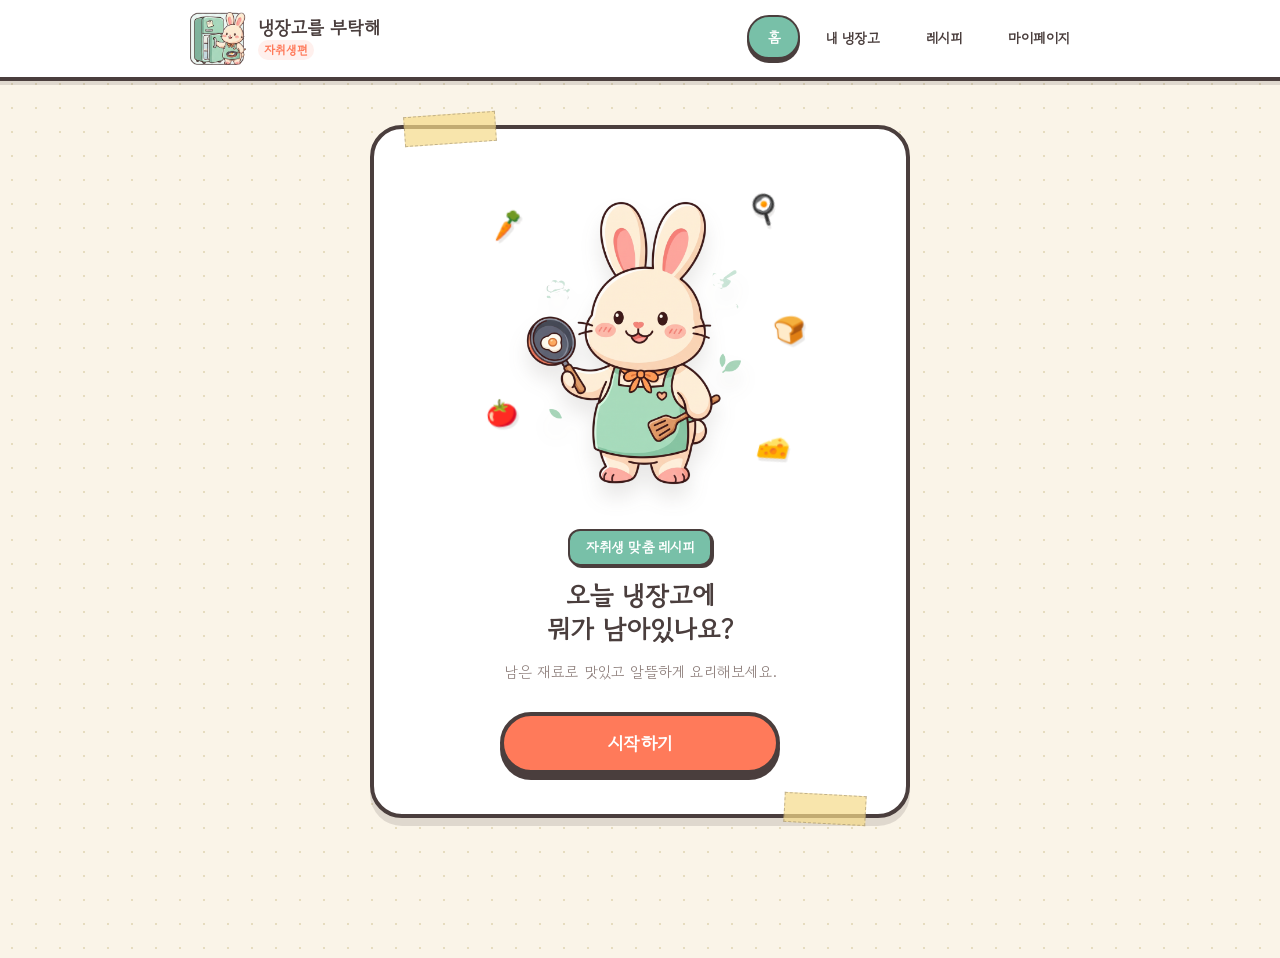
<file: index.html>
<!DOCTYPE html>
<html lang="ko">

<head>
  <meta charset="UTF-8">
  <meta name="viewport" content="width=device-width, initial-scale=1.0">
  <title>냉장고를 부탁해 : 자취생편 | 쉽고 귀여운 오늘 한 끼 레시피</title>
  <meta name="description" content="냉장고에 남은 음식 재료들을 선택해 아기자기한 감성으로 나만의 맞춤형 요리를 추천받으세요! 자취생 최적화 레시피 서비스.">
  <meta name="keywords" content="냉장고를 부탁해, 자취생 요리, 남은 재료 요리, 혼밥, 간편 레시피">
  <!-- 백엔드 연결 전에는 빈 값으로 두며, 영수증 분석은 데모 모드로 동작합니다. -->
  <meta name="receipt-analysis-endpoint" content="">
  <!-- Google Fonts: Gaegu (cute handwriting) and Gowun Dodum (neat rounded font) -->
  <link rel="preconnect" href="https://fonts.googleapis.com">
  <link rel="preconnect" href="https://fonts.gstatic.com" crossorigin>
  <link href="https://fonts.googleapis.com/css2?family=Gaegu:wght@400;700&family=Gowun+Dodum&display=swap"
    rel="stylesheet">
  <link rel="stylesheet" href="style.css">
</head>

<body>

  <header class="header">
    <div class="header-inner">
      <div class="logo" id="btn-logo" data-nav="home">
        <img src="logo.png" alt="냉장고를 부탁해 로고" class="logo-img" style="width: 56px; height: auto; display: block;" />
        <div class="logo-title">
          <span class="logo-main">냉장고를 부탁해</span>
          <span class="logo-sub">자취생편</span>
        </div>
      </div>
      <nav class="nav">
        <button class="nav-btn active" id="nav-home" data-nav="home">홈</button>
        <button class="nav-btn" id="nav-fridge" data-nav="fridge">내 냉장고</button>
        <button class="nav-btn" id="nav-recipes" data-nav="recipes">레시피</button>
        <button class="nav-btn" id="nav-mypage" data-nav="mypage">마이페이지</button>
      </nav>
      <button class="hamburger" id="hamburger" aria-label="메뉴 열기">🌳</button>
    </div>
  </header>


  <main id="app"></main>

  <div id="toast" class="toast"></div>

  <!-- ❤️ 취향 및 상황 선택 모달 UI (기본 숨김 상태) -->
  <div id="taste-modal" class="custom-modal-overlay">
    <div class="custom-modal-content taste-modal-content">
      <h3 class="modal-title" style="font-size: 22px; margin-bottom: 8px;">취향 및 상황 선택</h3>
      <p class="modal-subtitle" style="font-size: 13px; color: var(--color-gray); margin-bottom: 24px; word-break: keep-all;">
        추천을 더 정확하게 하기 위해 원하는 옵션을 선택해주세요.<br/>(선택 사항)
      </p>

      <div class="taste-section">
        <h4 class="taste-section-title">취향</h4>
        <div class="chip-container">
          <button class="chip-btn">🌶️ 매운 음식</button>
          <button class="chip-btn">🥗 다이어트</button>
          <button class="chip-btn">🍖 고단백</button>
          <button class="chip-btn">🍜 국물요리</button>
          <button class="chip-btn">🍚 밥요리</button>
          <button class="chip-btn">🍝 면요리</button>
          <button class="chip-btn">🍰 간식</button>
          <button class="chip-btn">⚡ 간단한 요리</button>
          <button class="chip-btn">🥘 한식</button>
          <button class="chip-btn">🍕 양식</button>
        </div>
      </div>
      
      <div class="taste-section" style="margin-top: 20px; margin-bottom: 25px;">
        <h4 class="taste-section-title">상황</h4>
        <div class="chip-container">
          <button class="chip-btn">⏰ 10분 안에</button>
          <button class="chip-btn">🏠 혼밥</button>
          <button class="chip-btn">🥶 냉장고 털이</button>
          <button class="chip-btn">🍺 술안주</button>
          <button class="chip-btn">👥 손님용</button>
          <button class="chip-btn">🍱 도시락</button>
        </div>
      </div>

      <div class="taste-section" data-cuisine-filter="true" style="margin-top: 20px; margin-bottom: 30px;">
        <h4 class="taste-section-title">요리 종류</h4>
        <div class="chip-container">
          <button type="button" class="chip-btn" data-cuisine="한식">한식</button>
          <button type="button" class="chip-btn" data-cuisine="양식">양식</button>
          <button type="button" class="chip-btn" data-cuisine="일식">일식</button>
          <button type="button" class="chip-btn" data-cuisine="중식">중식</button>
        </div>
      </div>
      
      <div class="modal-actions" style="display: flex; gap: 12px; justify-content: center; width: 100%;">
        <button class="btn btn-outline btn-taste-close" style="flex: 1; padding: 10px; font-size: 14px;">필터 초기화</button>
        <button class="btn btn-primary btn-taste-suggest" style="flex: 1; padding: 10px; font-size: 14px;">추천받기</button>
      </div>
    </div>
  </div>

  <!-- 🛒 장바구니 리스트 모달 UI -->
  <div id="shopping-modal" class="custom-modal-overlay">
    <div class="custom-modal-content" style="max-width: 450px; width: 90%; padding: 30px; border: var(--border-thick); border-radius: var(--br-lg); box-shadow: 0 8px 0 var(--color-charcoal); position: relative;">

      <!-- 씩씩하게 장보는 뽀짝 토끼 배치 -->
      <div class="shopping-modal-bunny-wrap">
        <img src="shop.png" class="shopping-modal-bunny" alt="장보기 토끼" />
      </div>

      <button class="modal-close" id="btn-shopping-modal-close" style="position: absolute; right: 20px; top: 15px; background: none; border: none; font-size: 20px; font-weight: bold; cursor: pointer; color: var(--color-charcoal);">✖</button>
      <h3 class="modal-title" style="font-size: 22px; margin-bottom: 8px;">장보기 리스트</h3>
      <p class="modal-subtitle" style="font-size: 13px; color: var(--color-gray); margin-bottom: 20px;">부족해서 담아둔 재료의 체크리스트입니다.</p>
      
      <ul class="shopping-checklist">
        <!-- 동적으로 부족한 식재료 체크리스트가 주입될 공간입니다. -->
        <li class="shopping-item-empty" style="text-align:center; padding: 25px 0; color: var(--color-gray); font-family: var(--font-hand); font-size: 17px; list-style: none;">
          장바구니가 비어 있습니다 🛒
        </li>
      </ul>
      
      <div class="modal-actions" style="margin-top: 25px; display: flex; justify-content: center; width: 100%;">
        <button class="btn btn-primary" id="btn-shopping-modal-done" style="width: 100%; padding: 10px; font-size: 14px;">장보기 완료</button>
      </div>
    </div>
  </div>

  <script type="module" src="./js/app.js"></script>
</body>

</html>
</file>
<file: style.css>
:root {
  --color-mint: #78C0A8;
  --color-mint-light: #EBF7F4;
  --color-mint-deep: #4A8E77;
  --color-cream: #FAF4E8;
  --color-cream-light: #FFFDF9;
  --color-cream-dark: #E6DCBF;
  --color-orange: #FF7A5A;
  --color-orange-light: #FFF0ED;
  --color-orange-deep: #D45437;
  --color-white: #FFFFFF;
  --color-charcoal: #4A3E3D;
  --color-gray: #8F807D;
  --color-gray-light: #F0EAE1;
  --color-shadow: rgba(74, 62, 61, 0.15);
  --color-alert-bg: #FFE5E5;
  --color-alert-text: #C0392B;

  --font-main: 'Gowun Dodum', -apple-system, BlinkMacSystemFont, 'Malgun Gothic', sans-serif;
  --font-hand: 'Gaegu', cursive, 'Nanum Pen Script', sans-serif;

  --br-lg: 32px;
  --br-md: 20px;
  --br-sm: 12px;

  --border-thick: 4px solid var(--color-charcoal);
  --border-thin: 2px solid var(--color-charcoal);
}

/* Base resets & styles in Animal Crossing feel */
* {
  box-sizing: border-box;
  margin: 0;
  padding: 0;
  -webkit-tap-highlight-color: transparent;
}

body {
  font-family: var(--font-main);
  background-color: var(--color-cream);
  background-image: radial-gradient(var(--color-cream-dark) 1.5px, transparent 1.5px);
  background-size: 24px 24px;
  color: var(--color-charcoal);
  min-height: 100vh;
  display: flex;
  flex-direction: column;
  line-height: 1.5;
  overflow-x: hidden;
}

button {
  font-family: var(--font-main);
  cursor: pointer;
  border: none;
  background: none;
  outline: none;
}

input {
  font-family: var(--font-main);
  color: var(--color-charcoal);
}

/* Typography styles */
h1,
h2,
h3,
h4 {
  font-weight: 800;
}

/* App Header - Cute Signpost Style */
.header {
  position: sticky;
  top: 0;
  z-index: 100;
  background-color: var(--color-white);
  border-bottom: var(--border-thick);
  padding: 12px 24px;
  box-shadow: 0 4px 0 var(--color-shadow);
}

.header-inner {
  max-width: 900px;
  margin: 0 auto;
  display: flex;
  align-items: center;
  justify-content: space-between;
  column-gap: clamp(80px, 12vw, 180px);
}

.logo {
  display: flex;
  align-items: center;
  gap: 12px;
  cursor: pointer;
  transition: transform 0.2s ease;
}

.logo:hover {
  transform: scale(1.05) rotate(-1deg);
}

.logo-emoji {
  font-size: 32px;
  background: var(--color-mint-light);
  padding: 6px;
  border-radius: var(--br-sm);
  border: var(--border-thin);
  box-shadow: 2px 2px 0 var(--color-charcoal);
  display: flex;
  align-items: center;
  justify-content: center;
}

.logo-title {
  display: flex;
  flex-direction: column;
}

.logo-main {
  font-size: 18px;
  font-weight: 800;
  color: var(--color-charcoal);
  line-height: 1.2;
}

.logo-sub {
  font-size: 12px;
  font-weight: 800;
  color: var(--color-orange);
  background: var(--color-orange-light);
  padding: 1px 6px;
  border-radius: 99px;
  width: fit-content;
  margin-top: 2px;
}

.nav {
  display: flex;
  gap: 6px;
  margin: 0;
}

.nav-btn {
  padding: 10px 18px;
  border-radius: 99px;
  font-weight: 800;
  font-size: 14px;
  color: var(--color-charcoal);
  border: 2px solid transparent;
  transition: all 0.2s cubic-bezier(0.175, 0.885, 0.32, 1.275);
}

.nav-btn:hover {
  background-color: var(--color-mint-light);
  border-color: var(--color-mint);
}

.nav-btn.active {
  background-color: var(--color-mint);
  color: var(--color-white);
  border: var(--border-thin);
  box-shadow: 0 4px 0 var(--color-charcoal);
  transform: translateY(-1px);
}

.hamburger {
  display: none;
  font-size: 24px;
  background: var(--color-gray-light);
  border: var(--border-thin);
  border-radius: var(--br-sm);
  padding: 4px 8px;
  box-shadow: 2px 2px 0 var(--color-charcoal);
}

/* Layout container */
#app {
  max-width: 900px;
  width: 100%;
  margin: 0 auto;
  padding: 24px 16px 120px;
  flex: 1;
}

.page {
  /* 기본 애니메이션은 제거하여 부분 렌더링 시 눈 피로 유발 방지 */
}

.page.route-change-active {
  animation: softFadeIn 0.22s ease-out forwards;
}

@keyframes softFadeIn {
  from {
    opacity: 0.65;
  }
  to {
    opacity: 1;
  }
}

/* Custom Buttons - Toy/Game Button Style */
.btn {
  display: inline-flex;
  align-items: center;
  justify-content: center;
  gap: 8px;
  padding: 14px 28px;
  white-space: nowrap;
  border-radius: 99px;
  font-weight: 800;
  font-size: 16px;
  color: var(--color-charcoal);
  border: var(--border-thick);
  box-shadow: 0 6px 0 var(--color-charcoal);
  transition: all 0.15s cubic-bezier(0.175, 0.885, 0.32, 1.275);
  user-select: none;
}

.btn-sm {
  padding: 8px 16px !important;
  font-size: 13px !important;
  font-weight: 800 !important;
  box-shadow: 0 4px 0 var(--color-charcoal) !important;
  border: var(--border-thick) !important;
}

.btn-sm:hover {
  /* 모션 제거 */
}

.btn-sm:active {
  transform: translateY(2px) !important;
  box-shadow: 0 2px 0 var(--color-charcoal) !important;
}

.btn-primary {
  background-color: var(--color-orange);
  color: var(--color-white);
}

.btn-primary:hover {
  background-color: #ff9075;
}

.btn-primary:active {
  transform: translateY(3px);
  box-shadow: 0 3px 0 var(--color-charcoal);
}

.btn-secondary {
  background-color: var(--color-mint);
  color: var(--color-white);
}

.btn-secondary:hover {
  background-color: #8cd6bf;
}

.btn-secondary:active {
  transform: translateY(3px);
  box-shadow: 0 3px 0 var(--color-charcoal);
}

.btn-outline {
  background-color: var(--color-white);
}

.btn-outline:hover {
  background-color: var(--color-gray-light);
}

.btn-outline:active {
  transform: translateY(3px);
  box-shadow: 0 3px 0 var(--color-charcoal);
}

.btn:disabled {
  opacity: 0.5;
  cursor: not-allowed;
  transform: none !important;
  box-shadow: 0 4px 0 var(--color-charcoal) !important;
}

/* ==================== 1. HOME PAGE ==================== */
.home-container {
  display: flex;
  flex-direction: column;
  align-items: center;
  text-align: center;
  padding: 20px 0;
}

.home-card {
  background-color: var(--color-white);
  border: var(--border-thick);
  border-radius: var(--br-lg);
  padding: 40px 30px;
  box-shadow: 0 8px 0 var(--color-shadow);
  max-width: 540px;
  width: 100%;
  display: flex;
  flex-direction: column;
  align-items: center;
  position: relative;
}

/* Cute masking tapes on Home Card */
.home-card::before {
  content: '';
  position: absolute;
  top: -15px;
  left: 30px;
  width: 90px;
  height: 28px;
  background-color: rgba(246, 219, 137, 0.7);
  transform: rotate(-4deg);
  border: 1px dashed rgba(74, 62, 61, 0.3);
}

.home-card::after {
  content: '';
  position: absolute;
  bottom: -10px;
  right: 40px;
  width: 80px;
  height: 28px;
  background-color: rgba(246, 219, 137, 0.7);
  transform: rotate(3deg);
  border: 1px dashed rgba(74, 62, 61, 0.3);
}

.home-hero-wrap {
  width: 100%;
  max-width: 260px;
  margin-bottom: 12px;
  overflow: visible;
  aspect-ratio: auto;
  display: flex;
  align-items: center;
  justify-content: center;
  position: relative;
  animation: bunnyFloat 3s ease-in-out infinite;
}

.home-hero-img {
  width: 100%;
  height: auto;
  object-fit: contain;
  filter: drop-shadow(0 14px 10px rgba(74, 62, 61, 0.12));
  cursor: pointer;
}

@keyframes bunnyFloat {
  0% {
    transform: translateY(0px);
  }
  50% {
    transform: translateY(-10px);
  }
  100% {
    transform: translateY(0px);
  }
}

/* 홈 화면 캐릭터 주변 음식재료 데코 이모지 */
.home-deco-item {
  position: absolute;
  font-size: 26px;
  user-select: none;
  pointer-events: none;
  filter: drop-shadow(2px 3px 0 rgba(74, 62, 61, 0.12));
  z-index: 3;
}

.deco-carrot {
  top: 10%;
  left: -20px;
  transform: rotate(-15deg);
  animation: decoFloat1 4.5s ease-in-out infinite;
}

.deco-egg {
  top: 5%;
  right: -10px;
  transform: rotate(20deg);
  animation: decoFloat2 3.8s ease-in-out infinite;
}

.deco-tomato {
  bottom: 25%;
  left: -25px;
  transform: rotate(-10deg);
  animation: decoFloat2 4.8s ease-in-out infinite;
}

.deco-cheese {
  bottom: 15%;
  right: -20px;
  transform: rotate(15deg);
  animation: decoFloat1 4.2s ease-in-out infinite;
}

.deco-bread {
  top: 40%;
  right: -35px;
  transform: rotate(-5deg);
  animation: decoFloat2 4.6s ease-in-out infinite;
}

/* 뽀짝하게 위아래로 서서히 엇갈려 둥실대는 모션 키프레임들 */
@keyframes decoFloat1 {
  0% {
    transform: translateY(0px) rotate(-15deg);
  }
  50% {
    transform: translateY(-6px) rotate(-10deg) scale(1.06);
  }
  100% {
    transform: translateY(0px) rotate(-15deg);
  }
}

@keyframes decoFloat2 {
  0% {
    transform: translateY(0px) rotate(15deg);
  }
  50% {
    transform: translateY(-8px) rotate(20deg) scale(1.08);
  }
  100% {
    transform: translateY(0px) rotate(15deg);
  }
}

.home-title-badge {
  background-color: var(--color-mint);
  color: var(--color-white);
  font-weight: 800;
  padding: 6px 16px;
  border-radius: var(--br-sm);
  border: var(--border-thin);
  box-shadow: 2px 2px 0 var(--color-charcoal);
  font-size: 14px;
  margin-bottom: 12px;
  display: inline-block;
}

.home-main-title {
  font-size: 26px;
  font-weight: 800;
  line-height: 1.3;
  margin-bottom: 16px;
  color: var(--color-charcoal);
  font-family: var(--font-main);
}

.home-desc {
  font-size: 15px;
  color: var(--color-gray);
  margin-bottom: 28px;
  word-break: keep-all;
}

.home-cta-btn {
  width: 100%;
  max-width: 280px;
  font-size: 18px;
}

/* ==================== 2. MY FRIDGE PAGE ==================== */
.fridge-header {
  text-align: center;
  margin-bottom: 12px;
}

.fridge-title {
  font-size: 20px;
  color: var(--color-charcoal);
  display: flex;
  align-items: center;
  justify-content: center;
  gap: 8px;
}

.fridge-subtitle {
  font-size: 12px;
  color: var(--color-gray);
  margin-top: 2px;
}

/* 3D Compact Refrigerator Layout */
.interactive-fridge-container {
  position: relative;
  width: 100%;
  display: flex;
  justify-content: center;
  align-items: center;
  padding: 4px 0;
}

/* Receipt upload note beside the refrigerator */
.receipt-import-card {
  position: absolute;
  top: 138px;
  left: 24px;
  width: 200px;
  padding: 22px 16px 14px;
  border: 2px dashed var(--color-charcoal);
  border-radius: 4px 16px 8px 14px;
  background: #fff8c9;
  box-shadow: 4px 5px 0 var(--color-shadow);
  display: flex;
  flex-direction: column;
  align-items: center;
  gap: 8px;
  text-align: center;
  transform: rotate(-2deg);
  z-index: 4;
  transition: opacity 0.2s ease, transform 0.25s ease;
}

.interactive-fridge.fridge-open ~ .receipt-import-card {
  opacity: 0;
  visibility: hidden;
  pointer-events: none;
  transform: translateX(-28px) rotate(-5deg) scale(0.94);
  z-index: 0;
}

.receipt-import-card::after {
  content: "";
  position: absolute;
  right: -7px;
  bottom: -7px;
  width: 32px;
  height: 32px;
  border-radius: 0 0 7px;
  background: linear-gradient(135deg, transparent 49%, #eadf9e 50%);
  pointer-events: none;
}

.receipt-import-pin {
  position: absolute;
  top: -14px;
  left: 50%;
  font-size: 22px;
  transform: translateX(-50%) rotate(8deg);
  filter: drop-shadow(1px 2px 0 var(--color-shadow));
}

.receipt-import-emoji {
  font-size: 30px;
  line-height: 1;
}

.receipt-import-card strong {
  font-family: var(--font-hand);
  font-size: 17px;
  line-height: 1.1;
  letter-spacing: -0.4px;
  white-space: nowrap;
}

.receipt-import-card p {
  color: var(--color-charcoal);
  font-size: 11px;
  line-height: 1.45;
  word-break: keep-all;
}

.receipt-import-card .btn {
  width: 100%;
  padding-inline: 8px !important;
  font-size: 11px !important;
  transform: rotate(1deg);
}

.receipt-import-card .btn:hover {
  transform: translateY(-2px) rotate(1deg);
}

.receipt-import-card small {
  color: var(--color-gray);
  font-size: 9px;
  font-weight: 800;
  letter-spacing: 0.2px;
}

.interactive-fridge {
  position: relative;
  width: 100%;
  max-width: 355px;
  height: 520px;
  perspective: 1500px;
  margin-bottom: 12px;
}

.fridge-cabinet {
  position: relative;
  width: 100%;
  height: 100%;
  background-color: var(--color-mint);
  border: var(--border-thick);
  border-radius: var(--br-lg);
  box-shadow: 0 8px 0 var(--color-shadow);
  display: flex;
  flex-direction: column;
}

/* Cabinet Top Freezer Door */
.freezer-section {
  position: relative;
  height: 110px;
  background-color: var(--color-mint);
  border-bottom: var(--border-thick);
  border-top-left-radius: 24px;
  border-top-right-radius: 24px;
  display: flex;
  align-items: center;
  justify-content: center;
  padding: 10px;
  z-index: 8;
}

.freezer-door {
  width: 96%;
  height: 90%;
  background-color: #8ed6bf;
  border-radius: var(--br-md);
  border: var(--border-thin);
  display: flex;
  flex-direction: column;
  justify-content: center;
  align-items: center;
  padding: 6px;
  box-shadow: inset 0 -3px 0 rgba(0, 0, 0, 0.1), 0 2px 0 rgba(255, 255, 255, 0.15);
}

.freezer-brand {
  font-size: 11px;
  font-weight: 800;
  color: var(--color-mint-deep);
  letter-spacing: 1.5px;
  margin-bottom: 4px;
}

/* Magnet search pad on freezer door */
.search-magnet-note {
  background: var(--color-white);
  border: var(--border-thin);
  box-shadow: 2px 2px 0 var(--color-charcoal);
  padding: 4px 8px;
  transform: rotate(-1.5deg);
  position: relative;
  display: flex;
  align-items: center;
  width: 100%;
  max-width: 200px;
}

.search-magnet-note .magnet-pin {
  position: absolute;
  top: -10px;
  left: 50%;
  transform: translateX(-50%);
  font-size: 13px;
}

.search-magnet-note input {
  border: none;
  background: transparent;
  outline: none;
  font-size: 11px;
  width: 100%;
  font-weight: 800;
  text-align: center;
  font-family: var(--font-main);
  padding: 2px 0;
}

/* Refrigerator Interior Compartment */
.fridge-main-section {
  position: relative;
  flex: 1;
  background-color: #E2F5EE;
  /* Lit interior green */
  border-bottom-left-radius: 24px;
  border-bottom-right-radius: 24px;
  box-shadow: inset 0 0 24px rgba(74, 98, 89, 0.2);
  overflow: visible;
  /* allows door swing */
  z-index: 5;
}

.fridge-cavity-interior {
  position: absolute;
  inset: 0;
  padding: 10px 12px 100px 12px;
  /* space for veggie drawer */
  display: flex;
  flex-direction: column;
  justify-content: space-between;
  z-index: 2;
}

.fridge-shelves-container {
  display: flex;
  flex-direction: column;
  gap: 10px;
  height: 100%;
}

.fridge-shelf-rack {
  flex: 1;
  display: flex;
  flex-direction: column;
  position: relative;
  border-bottom: 5px solid var(--color-cream-dark);
  /* Wood shelf edge */
  padding-bottom: 2px;
  justify-content: flex-end;
}

.fridge-shelf-rack::after {
  content: '';
  position: absolute;
  left: 0;
  right: 0;
  bottom: -6px;
  height: 1.5px;
  background-color: var(--color-charcoal);
}

.shelf-label {
  position: absolute;
  top: 0;
  left: 2px;
  font-size: 8px;
  font-weight: 800;
  background-color: var(--color-gray-light);
  color: var(--color-charcoal);
  padding: 1px 4px;
  border-radius: 3px;
  border: 1px solid var(--color-charcoal);
  opacity: 0.8;
}

.shelf-items {
  display: flex;
  gap: 4px;
  flex-wrap: wrap;
  align-items: flex-end;
  justify-content: center;
  padding: 1px 2px;
}

.shelf-empty {
  font-size: 9px;
  color: var(--color-gray);
  font-style: italic;
  margin-bottom: 2px;
  opacity: 0.5;
}

/* Vegetable Drawer at bottom */
.fridge-drawer-vegetable {
  position: absolute;
  left: 10px;
  right: 10px;
  bottom: 8px;
  height: 92px;
  background-color: #BDE4D2;
  border: var(--border-thin);
  border-radius: var(--br-sm);
  z-index: 3;
  box-shadow: inset 0 3px 4px rgba(0, 0, 0, 0.06), 0 2px 0 var(--color-charcoal);
  display: flex;
  flex-direction: column;
  justify-content: center;
  padding: 4px;
}

.drawer-handle {
  align-self: center;
  background-color: var(--color-white);
  padding: 1px 8px;
  border-radius: var(--br-sm);
  border: var(--border-thin);
  font-size: 9px;
  font-weight: 800;
  box-shadow: 1.5px 1.5px 0 var(--color-charcoal);
  margin-bottom: 2px;
  color: var(--color-mint-deep);
  line-height: 1;
}

.drawer-items {
  width: 100%;
  min-height: 0;
  display: flex;
  gap: 3px;
  flex: 1;
  flex-wrap: wrap;
  align-items: center;
  align-content: center;
  justify-content: center;
  padding: 6px 3px 3px;
  overflow: hidden;
}

.drawer-items .ingredient-sticker {
  flex: 0 0 auto;
}

.interactive-fridge .ingredient-density-compact .ingredient-sticker {
  flex: 1 1 calc(25% - 3px);
  max-width: 72px;
  min-height: 26px;
  padding: 3px 5px;
}

.interactive-fridge .ingredient-density-compact .sticker-emoji {
  font-size: 12px;
}

.interactive-fridge .ingredient-density-compact .sticker-name {
  font-size: 9px;
}

.interactive-fridge .ingredient-density-dense .ingredient-sticker {
  flex: 1 1 calc(20% - 3px);
  max-width: 60px;
  min-height: 24px;
  padding: 2px 4px;
  gap: 2px;
}

.interactive-fridge .ingredient-density-dense .sticker-emoji {
  font-size: 11px;
}

.interactive-fridge .ingredient-density-dense .sticker-name {
  font-size: 8px;
}

.interactive-fridge .ingredient-density-ultra .ingredient-sticker {
  flex: 1 1 calc(16.666% - 3px);
  max-width: 52px;
  min-height: 21px;
  padding: 2px 3px;
  gap: 1px;
}

.interactive-fridge .ingredient-density-ultra .sticker-emoji {
  font-size: 9px;
}

.interactive-fridge .ingredient-density-ultra .sticker-name {
  min-width: 0;
  overflow: hidden;
  font-size: 7px;
  text-overflow: ellipsis;
  white-space: nowrap;
}

.interactive-fridge .ingredient-density-compact .sticker-chk,
.interactive-fridge .ingredient-density-dense .sticker-chk,
.interactive-fridge .ingredient-density-ultra .sticker-chk {
  top: -4px !important;
  right: -3px !important;
  width: 12px !important;
  height: 12px !important;
  font-size: 7px !important;
}

.interactive-fridge .ingredient-density-ultra .sticker-chk {
  width: 10px !important;
  height: 10px !important;
  font-size: 6px !important;
}

.drawer-items .shelf-empty {
  margin: auto;
}

/* Swing Refrigerator Door */
.fridge-swing-door {
  position: absolute;
  inset: 0;
  top: -2px;
  bottom: -2px;
  left: -2px;
  width: 100%;
  z-index: 10;
  transform-origin: left center;
  transform-style: preserve-3d;
  transition: transform 0.8s cubic-bezier(0.19, 1, 0.22, 1);
  pointer-events: auto;
}

.interactive-fridge.fridge-open .fridge-swing-door {
  transform: rotateY(-138deg);
}

/* Prevent double click issues when closed */
.interactive-fridge:not(.fridge-open) .fridge-cavity-interior,
.interactive-fridge:not(.fridge-open) .fridge-drawer-vegetable {
  pointer-events: none;
}

/* Bottom Door Front (Closed) */
.door-front {
  position: absolute;
  inset: 0;
  background-color: var(--color-mint);
  border: var(--border-thick);
  border-radius: var(--br-lg);
  border-top-left-radius: 4px;
  border-bottom-left-radius: 4px;
  backface-visibility: hidden;
  box-shadow: inset -5px 0 0 rgba(74, 98, 89, 0.15), 2px 0 0 rgba(255, 255, 255, 0.15);
  display: flex;
  flex-direction: column;
  justify-content: center;
  align-items: center;
  cursor: pointer;
  z-index: 12;
}

.door-front:hover {
  filter: brightness(1.02);
}

.door-front .fridge-handle {
  position: absolute;
  right: 14px;
  top: 35%;
  width: 12px;
  height: 72px;
  background: var(--color-cream-light);
  border: var(--border-thick);
  border-radius: var(--br-sm);
  box-shadow: 0 3px 0 rgba(0, 0, 0, 0.12);
}

.click-to-open-sticker {
  background-color: var(--color-orange);
  color: var(--color-white);
  border: var(--border-thin);
  border-radius: var(--br-sm);
  padding: 6px 12px;
  font-weight: 800;
  font-size: 12px;
  box-shadow: 2px 2px 0 var(--color-charcoal);
  animation: fridgeBounceSticker 1.4s ease-in-out infinite alternate;
}

@keyframes fridgeBounceSticker {
  0% {
    transform: translateY(0) rotate(-1.5deg) scale(1);
  }

  100% {
    transform: translateY(-5px) rotate(1.5deg) scale(1.02);
  }
}

.fridge-postits {
  position: absolute;
  left: 14px;
  top: 25px;
  display: flex;
  flex-direction: column;
  gap: 8px;
}

.postit {
  padding: 4px 8px;
  font-family: var(--font-hand);
  font-size: 13px;
  border: 1px dashed rgba(74, 62, 61, 0.22);
  box-shadow: 1.5px 1.5px 0 var(--color-shadow);
  color: var(--color-charcoal);
}

.postit.p1 {
  background-color: #FFFDE7;
  transform: rotate(-3deg);
}

.postit.p2 {
  background-color: #E8F5E9;
  transform: rotate(2deg);
}

/* Door Back interface (Visible when opened) */
.door-back {
  position: absolute;
  inset: 0;
  background-color: #8ed6bf;
  /* mint inner shade */
  border: var(--border-thick);
  border-radius: var(--br-lg);
  border-top-left-radius: 4px;
  border-bottom-left-radius: 4px;
  transform: rotateY(180deg);
  backface-visibility: hidden;
  box-shadow: inset 5px 0 0 rgba(0, 0, 0, 0.08);
  padding: 12px 8px;
  display: flex;
  flex-direction: column;
  gap: 6px;
  z-index: 11;
  cursor: pointer;
  /* Click door to close */
}

.door-pocket-title {
  font-size: 10px;
  font-weight: 800;
  color: var(--color-mint-deep);
  border-bottom: 2px dashed var(--color-mint-deep);
  padding-bottom: 2px;
  margin-bottom: 2px;
  text-align: center;
}

.door-pockets-wrapper {
  display: flex;
  flex-direction: column;
  gap: 6px;
}

.door-pocket {
  background-color: var(--color-cream-light);
  border: var(--border-thin);
  border-radius: var(--br-sm);
  padding: 8px 12px;
  font-size: 12px;
  font-weight: 800;
  display: flex;
  align-items: center;
  gap: 4px;
  cursor: pointer;
  box-shadow: 1.5px 1.5px 0 var(--color-charcoal);
  transition: all 0.12s ease;
  color: var(--color-charcoal);
}

.door-pocket:hover {
  transform: translateX(3px) scale(1.01);
  background-color: var(--color-white);
}

.door-pocket.active {
  background-color: var(--color-orange-light);
  border-color: var(--color-orange);
  box-shadow: 1.5px 1.5px 0 var(--color-orange-deep);
}

/* Compact sticker components inside fridge shelves - FIXED ABSOLUTE CHECKMARK POSITIONING */
.interactive-fridge .ingredient-sticker {
  position: relative;
  /* Context for absolute target chk */
  padding: 5px 8px;
  border-radius: var(--br-sm);
  background-color: var(--color-white);
  box-shadow: 2px 2px 0 var(--color-charcoal);
  border: 1.5px solid var(--color-charcoal);
  display: inline-flex;
  align-items: center;
  justify-content: center;
  gap: 3px;
  cursor: pointer;
  transform: rotate(var(--tilt, 0deg));
  transition: all 0.15s cubic-bezier(0.175, 0.885, 0.32, 1.25);
  margin-bottom: 2px;
}

.interactive-fridge .ingredient-sticker:hover {
  transform: scale(1.08) rotate(0deg);
  background-color: var(--color-white);
  z-index: 10;
}

.interactive-fridge .ingredient-sticker.selected {
  background-color: #E8F8F2;
  /* Soft mint green chosen background */
  border-color: var(--color-mint);
  box-shadow: 2px 2px 0 var(--color-mint-deep);
}

.interactive-fridge .sticker-emoji {
  font-size: 15px;
  /* compact */
  margin-bottom: 0px;
  display: inline;
}

.interactive-fridge .sticker-name {
  font-size: 11px;
  /* smaller readable font */
  font-weight: 800;
  display: inline;
}

/* FIXED Checkbox overlays at top right */
.interactive-fridge .sticker-chk {
  position: absolute !important;
  top: -6px !important;
  right: -6px !important;
  width: 14px !important;
  height: 14px !important;
  background-color: var(--color-orange) !important;
  color: var(--color-white) !important;
  border: 1.5px solid var(--color-charcoal) !important;
  border-radius: 50% !important;
  display: flex !important;
  align-items: center !important;
  justify-content: center !important;
  font-size: 8px !important;
  font-weight: 800 !important;
  box-shadow: 1px 1px 0 var(--color-charcoal) !important;
  transform: scale(0) !important;
  opacity: 0 !important;
  transition: all 0.2s cubic-bezier(0.175, 0.885, 0.32, 1.25) !important;
}

.interactive-fridge .ingredient-sticker.selected .sticker-chk {
  transform: scale(1) !important;
  opacity: 1 !important;
}

/* Dynamically rendered ingredient search/category results */
.ingredient-search-results {
  position: absolute;
  top: 4px;
  right: -155px;
  z-index: 12;
  width: 330px;
  margin: 0;
  padding: 16px 12px 12px;
  max-height: 235px;
  overflow-y: auto;
  box-sizing: border-box;
  border: 3px solid var(--color-charcoal);
  border-radius: 24px 18px 22px 16px;
  background:
    radial-gradient(rgba(120, 192, 168, 0.18) 1px, transparent 1px),
    linear-gradient(145deg, #fffdf9, #f0faf6);
  background-size: 14px 14px, 100% 100%;
  box-shadow: 6px 7px 0 rgba(74, 62, 61, 0.18);
  scrollbar-width: thin;
  scrollbar-color: var(--color-mint) transparent;
  scrollbar-gutter: stable;
}

.ingredient-search-results::before {
  content: "";
  position: absolute;
  top: 3px;
  left: 50%;
  width: 66px;
  height: 15px;
  border: 1px solid rgba(190, 165, 94, 0.25);
  background: rgba(255, 232, 153, 0.82);
  box-shadow: 0 1px 2px rgba(74, 62, 61, 0.12);
  transform: translateX(-50%) rotate(-2deg);
  pointer-events: none;
}

.ingredient-search-results::-webkit-scrollbar {
  width: 8px;
}

.ingredient-search-results::-webkit-scrollbar-track {
  margin: 18px 0 12px;
  background: transparent;
}

.ingredient-search-results::-webkit-scrollbar-thumb {
  border: 2px solid transparent;
  border-radius: 999px;
  background: var(--color-mint);
  background-clip: padding-box;
}

.ingredient-search-results::-webkit-scrollbar-button {
  display: none;
}

.ingredient-search-results:empty {
  display: none;
}

.ingredient-search-results .search-results-title,
.ingredient-search-results .category-results-title {
  width: fit-content;
  margin: 0;
  padding: 3px 10px;
  border: 2px solid var(--color-charcoal);
  border-radius: 999px;
  background: var(--color-mint);
  box-shadow: 2px 3px 0 var(--color-charcoal);
  color: var(--color-charcoal);
  display: flex;
  align-items: center;
  gap: 5px;
  font-family: var(--font-hand);
  font-size: 15px;
  font-weight: 800;
  line-height: 1.1;
  transform: rotate(-1deg);
}

.ingredient-results-header {
  margin-bottom: 10px;
  display: flex;
  align-items: center;
  justify-content: space-between;
  gap: 8px;
}

.ingredient-bulk-actions {
  display: flex;
  flex: 0 0 auto;
  gap: 4px;
}

.ingredient-bulk-actions button {
  padding: 3px 6px;
  border: 1px solid var(--color-charcoal);
  border-radius: 999px;
  background: var(--color-white);
  box-shadow: 1px 1px 0 var(--color-charcoal);
  color: var(--color-charcoal);
  font-size: 9px;
  font-weight: 800;
  line-height: 1.2;
}

.ingredient-bulk-actions button:first-child {
  background: var(--color-mint-light);
  color: var(--color-mint-deep);
}

.ingredient-bulk-actions button:hover {
  background: var(--color-orange-light);
  transform: translateY(-1px);
}

.ingredient-candidate-list {
  width: 100%;
  display: grid;
  grid-template-columns: repeat(2, minmax(0, 1fr));
  gap: 7px 8px;
}

/* Search results are outside .interactive-fridge, so share its sticker styling. */
.ingredient-search-results .ingredient-sticker {
  position: relative;
  width: 100%;
  height: 34px;
  min-width: 0;
  min-height: 34px;
  padding: 5px 7px;
  border: 1.5px solid var(--color-charcoal);
  border-radius: 14px;
  background: var(--color-white);
  box-shadow: 2px 3px 0 rgba(74, 62, 61, 0.65);
  color: var(--color-charcoal);
  display: inline-flex;
  align-items: center;
  justify-content: center;
  gap: 4px;
  cursor: pointer;
  transform: rotate(var(--tilt, 0deg));
  transition: all 0.15s cubic-bezier(0.175, 0.885, 0.32, 1.25);
}

.ingredient-search-results .ingredient-sticker:hover {
  background: var(--color-mint-light);
  transform: translateY(-2px) rotate(0deg);
}

.ingredient-search-results .ingredient-sticker.selected {
  background: #dff3eb;
  border-color: var(--color-mint-deep);
  box-shadow: 2px 3px 0 var(--color-mint-deep);
}

.ingredient-search-results .sticker-emoji {
  font-size: 14px;
}

.ingredient-search-results .sticker-name {
  min-width: 0;
  overflow: hidden;
  font-size: 11px;
  font-weight: 800;
  text-overflow: ellipsis;
  white-space: nowrap;
}

.ingredient-search-results .sticker-chk {
  position: absolute;
  top: -5px;
  right: -5px;
  width: 16px;
  height: 16px;
  border: 1.5px solid var(--color-charcoal);
  border-radius: 50%;
  background: var(--color-orange);
  color: var(--color-white);
  display: grid;
  place-items: center;
  font-size: 9px;
  font-weight: 800;
  box-shadow: 1px 1px 0 var(--color-charcoal);
  opacity: 0;
  transform: scale(0);
  transition: opacity 0.15s ease, transform 0.15s ease;
}

.ingredient-search-results .ingredient-sticker.selected .sticker-chk {
  opacity: 1;
  transform: scale(1);
}

.ingredient-search-results .ingredient-sticker.is-custom {
  padding-right: 28px;
}

.ingredient-search-results .btn-delete-custom {
  position: absolute;
  top: 50%;
  right: 6px;
  transform: translateY(-50%);
  width: 16px;
  height: 16px;
  border: 1.5px solid var(--color-charcoal);
  border-radius: 50%;
  background-color: #ff5c5c;
  color: var(--color-white);
  font-size: 10px;
  font-weight: 800;
  display: flex;
  align-items: center;
  justify-content: center;
  cursor: pointer;
  padding: 0;
  line-height: 1;
  z-index: 10;
  box-shadow: 1px 1px 0 var(--color-charcoal);
  transition: all 0.1s ease;
}

.ingredient-search-results .btn-delete-custom:hover {
  background-color: #ff3333;
  transform: translateY(-50%) scale(1.15);
}

.ingredient-search-results .btn-delete-custom:active {
  transform: translateY(-50%) scale(0.95);
  box-shadow: none;
}

.custom-ingredient-add {
  min-height: 34px;
  padding: 6px 12px;
  border: 1.5px solid var(--color-charcoal);
  border-radius: 999px;
  font-size: 12px;
  font-weight: 800;
  transition: transform 0.15s ease, background-color 0.15s ease;
  background: var(--color-orange);
  color: var(--color-white);
  box-shadow: 2px 2px 0 var(--color-orange-deep);
}

.custom-ingredient-add:hover {
  transform: translateY(-1px);
}

.ingredient-search-results .empty-message {
  padding: 8px;
  color: var(--color-gray);
  font-size: 13px;
  text-align: center;
}

.ingredient-search-results .empty-message p {
  margin: 0;
}

.ingredient-search-results .empty-message p + p {
  margin-top: 4px;
  font-size: 11px;
}

.ingredient-search-results .empty-message .custom-ingredient-add {
  margin-top: 10px;
}

/* Compact bottom actions bar for My Fridge */
.fridge-bottom-actions {
  display: flex;
  flex-direction: column;
  align-items: center;
  gap: 12px;
  max-width: 355px;
  width: 100%;
  margin: 16px auto 0;
  padding: 4px;
}

.selected-status {
  font-size: 13px;
  font-weight: 800;
  color: var(--color-charcoal);
}

.selected-status span {
  color: var(--color-orange);
  font-size: 16px;
  margin: 0 2px;
}

.action-buttons {
  display: flex;
  gap: 8px;
}

/* Cute Refrigerator standing option legs */
.fridge-legs-container {
  display: flex;
  justify-content: space-between;
  padding: 0 40px;
  position: absolute;
  bottom: -6px;
  left: 0;
  right: 0;
  pointer-events: none;
  z-index: 1;
}

.fridge-leg-pin {
  width: 18px;
  height: 6px;
  background-color: var(--color-charcoal);
  border-bottom-left-radius: 4px;
  border-bottom-right-radius: 4px;
}

.search-no-results {
  text-align: center;
  padding: 12px;
  color: var(--color-gray);
  font-size: 10px;
  width: 100%;
}

/* ==================== 3. RECOMMENDED RECIPES ==================== */
.recipes-container {
  display: flex;
  flex-direction: column;
  align-items: center;
  width: 100%;
}

/* Carousel Section */
.carousel-wrapper {
  position: relative;
  width: 100%;
  max-width: 360px;
  margin: 30px auto;
  display: flex;
  align-items: center;
  justify-content: center;
}

/* Heavy Signpost navigation arrows */
.carousel-btn {
  position: absolute;
  top: 50%;
  transform: translateY(-50%);
  width: 52px;
  height: 52px;
  background-color: var(--color-white);
  border: var(--border-thick);
  border-radius: 50%;
  box-shadow: 0 4px 0 var(--color-charcoal);
  font-size: 22px;
  display: flex;
  align-items: center;
  justify-content: center;
  z-index: 5;
  transition: all 0.15s cubic-bezier(0.175, 0.885, 0.32, 1.275);
}

.carousel-btn:hover {
  background-color: var(--color-mint-light);
}

.carousel-btn:active {
  transform: translateY(-47%) scale(0.97);
  box-shadow: 0 2px 0 var(--color-charcoal);
}

.carousel-btn-prev {
  left: -26px;
}

.carousel-btn-next {
  right: -26px;
}

/* Sliding Cards Frame */
.carousel-track {
  width: 100%;
  overflow: hidden;
  border-radius: var(--br-lg);
  padding: 6px;
  /* give space for active shadows */
}

/* Recipe Card - Simple, Compact, Clean */
.recipe-card-box {
  width: 100%;
  background-color: var(--color-white);
  border: var(--border-thick);
  border-radius: var(--br-lg);
  box-shadow: 0 8px 0 var(--color-shadow);
  display: flex;
  flex-direction: column;
  position: relative;
  overflow: hidden;
  transition: transform 0.3s ease;
}

.recipe-card-header {
  height: 130px;
  background: linear-gradient(135deg, var(--color-mint) 0%, #C3ECDF 100%);
  display: flex;
  align-items: center;
  justify-content: center;
  font-size: 64px;
  position: relative;
  border-bottom: var(--border-thick);
}

/* Cute wavy separator element */
.recipe-card-header::after {
  content: '';
  position: absolute;
  bottom: 0;
  left: 0;
  right: 0;
  height: 8px;
  background-size: 16px 8px;
  background-repeat: repeat-x;
  background-image: radial-gradient(circle at 8px 0px, transparent 4px, var(--color-white) 4px);
}

.recipe-fav-toggle {
  position: absolute;
  top: 16px;
  right: 16px;
  width: 44px;
  height: 44px;
  border-radius: 50%;
  background-color: var(--color-white);
  border: var(--border-thin);
  box-shadow: 2px 2px 0 var(--color-charcoal);
  font-size: 20px;
  display: flex;
  align-items: center;
  justify-content: center;
  transition: transform 0.2s ease;
}

.recipe-fav-toggle:hover {
  opacity: 0.85;
}

.recipe-fav-toggle.active {
  background-color: #FFE5E5;
}

.recipe-card-body {
  padding: 16px;
  display: flex;
  flex-direction: column;
  gap: 10px;
}

.recipe-card-title {
  font-size: 18px;
  font-weight: 800;
  color: var(--color-charcoal);
}

.recipe-meta-tags {
  display: flex;
  gap: 6px;
  flex-wrap: wrap;
}

.recipe-meta-tag {
  background-color: var(--color-cream-light);
  border: var(--border-thin);
  border-radius: var(--br-sm);
  padding: 4px 10px;
  font-size: 12px;
  font-weight: 800;
}

.recipe-meta-tag.match-tag {
  background-color: var(--color-mint-light);
  color: var(--color-mint-deep);
  border-color: var(--color-mint);
}

/* Shopping Notepad Style for Missing Ingredients */
.recipe-missing-box {
  background-color: #FFFCEB;
  border: 2px dashed var(--color-orange);
  border-left: 6px solid var(--color-orange);
  border-radius: var(--br-sm);
  padding: 8px 12px;
  font-size: 13px;
  font-family: var(--font-hand);
  font-size: 14px;
}

.recipe-missing-title {
  font-weight: 800;
  margin-bottom: 2px;
  color: var(--color-orange-deep);
}

.recipe-missing-items {
  color: var(--color-charcoal);
}

.recipe-action {
  margin-top: 14px;
}

.recipe-detail-btn {
  width: 100%;
}

/* Carousel Indicators */
.carousel-dots {
  display: flex;
  gap: 8px;
  align-items: center;
  justify-content: center;
  margin-top: 14px;
}

.carousel-dot {
  width: 12px;
  height: 12px;
  background-color: var(--color-cream-dark);
  border-radius: 50%;
  border: 1px solid var(--color-charcoal);
  transition: all 0.2s ease;
}

.carousel-dot.active {
  width: 24px;
  border-radius: 6px;
  background-color: var(--color-orange);
}

/* ==================== 4. RECIPE DETAIL PAGE ==================== */
.detail-container {
  display: flex;
  flex-direction: column;
  gap: 20px;
}

.btn-back-wrap {
  align-self: flex-start;
}

/* Open Book Layout styling */
.notebook-book {
  background-color: var(--color-white);
  border: var(--border-thick);
  border-radius: var(--br-lg);
  box-shadow: 0 8px 0 var(--color-shadow);
  overflow: hidden;
  display: flex;
  flex-direction: column;
}

@media (min-width: 769px) {
  .notebook-book {
    flex-direction: row;
    min-height: 520px;
  }
}

/* Left page in Notebook */
.notebook-left-page {
  flex: 1;
  background-color: var(--color-mint-light);
  border-bottom: var(--border-thick);
  padding: 40px 24px;
  display: flex;
  flex-direction: column;
  align-items: center;
  text-align: center;
  position: relative;
}

@media (min-width: 769px) {
  .notebook-left-page {
    border-bottom: none;
    border-right: var(--border-thick);
  }

  /* Rings in the center spine of notebook */
  .notebook-left-page::after {
    content: '';
    position: absolute;
    top: 20px;
    bottom: 20px;
    right: -14px;
    width: 28px;
    background-image: radial-gradient(circle, var(--color-charcoal) 6px, transparent 7px);
    background-size: 28px 48px;
    z-index: 10;
  }
}

.notebook-sticker-frame {
  width: 140px;
  height: 140px;
  font-size: 80px;
  background: var(--color-white);
  border: var(--border-thick);
  border-radius: 50%;
  display: flex;
  align-items: center;
  justify-content: center;
  box-shadow: 0 6px 0 var(--color-charcoal);
  margin-bottom: 20px;
  transform: rotate(-3deg);
}

.notebook-recipe-title {
  font-size: 28px;
  font-weight: 800;
  line-height: 1.3;
  margin-bottom: 12px;
}

.notebook-detail-meta {
  display: flex;
  gap: 8px;
  margin-bottom: 20px;
}

.notebook-ai-reason {
  background-color: var(--color-white);
  border: var(--border-thin);
  border-radius: var(--br-md);
  padding: 16px;
  font-size: 14px;
  text-align: left;
  line-height: 1.6;
  position: relative;
  box-shadow: 3px 3px 0 var(--color-shadow);
  word-break: keep-all;
}

.notebook-ai-reason::before {
  content: '🌳 AI 셰프 한마디';
  display: block;
  font-weight: 800;
  color: var(--color-mint-deep);
  font-size: 12px;
  margin-bottom: 4px;
}

/* Right page in Notebook (Yellow Ruled Note) */
.notebook-right-page {
  flex: 1.2;
  padding: 30px 24px;
  background-color: var(--color-cream-light);
  display: flex;
  flex-direction: column;
  gap: 24px;
}

/* Notebook Ruled Paper Section */
.notebook-notepad {
  background-color: #FFFDF0;
  border: var(--border-thin);
  border-radius: var(--br-md);
  padding: 20px;
  box-shadow: 3px 3px 0 var(--color-cream-dark);
  background-image: repeating-linear-gradient(#FFFDF0 0px, #FFFDF0 29px, #ede2c9 30px);
  position: relative;
}

/* Tape sticker holding the notepad */
.notebook-notepad::before {
  content: '';
  position: absolute;
  top: -10px;
  left: 20px;
  width: 70px;
  height: 20px;
  background-color: rgba(255, 179, 71, 0.4);
  transform: rotate(-3deg);
  border: 1px dashed rgba(74, 62, 61, 0.2);
}

.notepad-title {
  font-family: var(--font-hand);
  font-size: 22px;
  font-weight: 800;
  margin-bottom: 12px;
  color: var(--color-orange-deep);
  border-bottom: 2px solid var(--color-orange);
  padding-bottom: 4px;
  line-height: 1;
}

.notepad-list {
  list-style: none;
  font-family: var(--font-main);
  font-size: 14px;
  padding-left: 4px;
}

.notepad-list li {
  line-height: 30px;
  /* match line height of notebook rules */
  border-bottom: none;
  display: flex;
  align-items: center;
  gap: 6px;
}

.notepad-list li::before {
  content: '☘️';
  font-size: 11px;
}

.notepad-steps {
  list-style: none;
  font-family: var(--font-main);
  font-size: 14px;
}

.notepad-steps li {
  padding-left: 28px;
  position: relative;
  line-height: 1.6;
  margin-bottom: 14px;
  word-break: keep-all;
}

.notepad-steps li::before {
  content: attr(data-step);
  position: absolute;
  left: 0;
  top: 2px;
  width: 18px;
  height: 18px;
  background-color: var(--color-mint);
  color: var(--color-white);
  border-radius: 50%;
  display: flex;
  align-items: center;
  justify-content: center;
  font-size: 11px;
  font-weight: 800;
  border: 1px solid var(--color-charcoal);
}

.detail-actions-tray {
  display: flex;
  gap: 12px;
  margin-top: 10px;
}

.detail-actions-tray button {
  flex: 1;
}

/* ==================== 5. COOKING PAGE ==================== */
.cooking-container {
  display: flex;
  flex-direction: column;
  align-items: center;
  justify-content: center;
  text-align: center;
  padding: 60px 0;
  max-width: 500px;
  margin: 0 auto;
}

.cooking-box {
  background-color: var(--color-white);
  border: var(--border-thick);
  border-radius: var(--br-lg);
  padding: 50px 30px;
  box-shadow: 0 8px 0 var(--color-shadow);
  width: 100%;
  display: flex;
  flex-direction: column;
  align-items: center;
}

/* Cooking pot and sizzle animation */
.cooking-animation-area {
  position: relative;
  width: 180px;
  height: 180px;
  margin-bottom: 30px;
  display: flex;
  align-items: center;
  justify-content: center;
}

.cooking-item-pan {
  font-size: 90px;
  animation: cookJiggle 0.8s ease-in-out infinite;
}

@keyframes cookJiggle {
  0%, 100% {
    transform: translateY(0) scaleY(1) rotate(0deg);
  }
  20% {
    transform: translateY(2px) scaleY(0.95) rotate(-2deg);
  }
  40% {
    transform: translateY(-8px) scaleY(1.06) rotate(4deg);
  }
  60% {
    transform: translateY(1px) scaleY(0.98) rotate(-1deg);
  }
  80% {
    transform: translateY(-3px) scaleY(1.02) rotate(2deg);
  }
}

/* Bubbling ingredients climbing up */
.cooking-bubble-particle {
  position: absolute;
  font-size: 28px;
  bottom: 80px;
  opacity: 0;
  animation: floatIngredientUp 2s cubic-bezier(0.25, 0.46, 0.45, 0.94) infinite;
}

@keyframes floatIngredientUp {
  0% {
    bottom: 50px;
    opacity: 0;
    transform: scale(0.5) translateX(0);
  }

  15% {
    opacity: 1;
  }

  80% {
    opacity: 0.8;
  }

  100% {
    bottom: 140px;
    opacity: 0;
    transform: scale(1.1) translateX(var(--x-offset, 20px));
  }
}

.cooking-title {
  font-size: 24px;
  font-weight: 800;
  margin-bottom: 12px;
}

.cooking-desc {
  font-size: 15px;
  color: var(--color-gray);
  margin-bottom: 32px;
}

/* Progress bar inside cooking screen */
.cooking-progress-bar {
  width: 100%;
  height: 16px;
  background-color: var(--color-gray-light);
  border: var(--border-thin);
  border-radius: 99px;
  overflow: hidden;
  position: relative;
}

.cooking-progress-fill {
  height: 100%;
  background-color: var(--color-mint);
  width: 0%;
  transition: width 0.1s linear;
}

/* ==================== 6. COMPLETED PAGE ==================== */
.completed-container {
  display: flex;
  flex-direction: column;
  align-items: center;
  text-align: center;
  padding: 40px 0;
  max-width: 500px;
  margin: 0 auto;
  position: relative;
}

.completed-card {
  background-color: var(--color-white);
  border: var(--border-thick);
  border-radius: var(--br-lg);
  padding: 40px 30px;
  box-shadow: 0 8px 0 var(--color-shadow);
  width: 100%;
  display: flex;
  flex-direction: column;
  align-items: center;
  position: relative;
  z-index: 10;
}

.completed-celebration-emoji {
  width: 160px;
  height: 160px;
  font-size: 100px;
  background: var(--color-orange-light);
  border: var(--border-thick);
  border-radius: 50%;
  display: flex;
  align-items: center;
  justify-content: center;
  box-shadow: 0 6px 0 var(--color-charcoal);
  margin-bottom: 24px;
  animation: celebrateBounce 0.8s ease infinite alternate;
}

@keyframes celebrateBounce {
  0% {
    transform: translateY(0) scale(1) rotate(0deg);
  }

  100% {
    transform: translateY(-10px) scale(1.05) rotate(5deg);
  }
}

.completed-title {
  font-size: 26px;
  font-weight: 800;
  color: var(--color-orange-deep);
  margin-bottom: 12px;
}

.completed-dish-name {
  font-size: 22px;
  font-weight: 850;
  margin-bottom: 20px;
  background-color: var(--color-gray-light);
  padding: 6px 20px;
  border-radius: var(--br-sm);
  border: var(--border-thin);
  display: inline-block;
}

.completed-ingredients-label {
  font-size: 13px;
  color: var(--color-gray);
  margin-bottom: 8px;
}

.completed-ingredients-list {
  display: flex;
  gap: 6px;
  flex-wrap: wrap;
  justify-content: center;
  margin-bottom: 30px;
}

.completed-ing-sticker {
  background: var(--color-cream-light);
  border: var(--border-thin);
  border-radius: var(--br-sm);
  padding: 4px 10px;
  font-size: 13px;
  font-weight: 800;
}

.completed-action-btn {
  width: 100%;
}

/* Floating Confetti particles */
.confetti-particle {
  position: absolute;
  width: 12px;
  height: 12px;
  border-radius: 2px;
  opacity: 0.8;
  z-index: 5;
  animation: confettiFall 3s linear infinite;
}

@keyframes confettiFall {
  0% {
    top: -20px;
    transform: translateX(0) rotate(0deg);
  }

  100% {
    top: 100%;
    transform: translateX(var(--fall-x, 80px)) rotate(360deg);
  }
}

/* ==================== 7. RATING PAGE ==================== */
.rating-container {
  display: flex;
  flex-direction: column;
  align-items: center;
  max-width: 520px;
  margin: 20px auto;
}

/* Animal Crossing Dialog Box */
.dialogue-section {
  display: flex;
  gap: 16px;
  margin-bottom: 30px;
  align-items: flex-end;
  width: 100%;
}

.mascot-avatar {
  font-size: 60px;
  background: var(--color-white);
  border: var(--border-thick);
  width: 80px;
  height: 80px;
  border-radius: 50%;
  display: flex;
  align-items: center;
  justify-content: center;
  box-shadow: 0 4px 0 var(--color-charcoal);
  flex-shrink: 0;
  transform: rotate(-4deg);
}

.speech-bubble {
  background-color: var(--color-white);
  border: var(--border-thick);
  border-radius: var(--br-lg);
  border-bottom-left-radius: 4px;
  padding: 20px 24px;
  position: relative;
  box-shadow: 0 6px 0 var(--color-shadow);
  flex-grow: 1;
}

.speech-bubble-text {
  font-family: var(--font-hand);
  font-size: 24px;
  font-weight: 800;
  line-height: 1.4;
  word-break: keep-all;
}

.speech-arrow {
  position: absolute;
  bottom: -4px;
  right: 18px;
  font-size: 16px;
  color: var(--color-orange);
  animation: arrowPulse 0.6s infinite alternate;
}

@keyframes arrowPulse {
  0% {
    transform: translateY(0);
  }

  100% {
    transform: translateY(3px);
  }
}

/* Feeling selection buttons column */
.rating-options {
  display: flex;
  flex-direction: column;
  gap: 14px;
  width: 100%;
  margin-bottom: 30px;
}

.rating-option-btn {
  background-color: var(--color-white);
  border: var(--border-thick);
  border-radius: var(--br-md);
  padding: 16px 20px;
  font-size: 17px;
  font-weight: 800;
  box-shadow: 0 5px 0 var(--color-charcoal);
  transition: all 0.2s cubic-bezier(0.175, 0.885, 0.32, 1.25);
  display: flex;
  align-items: center;
  justify-content: space-between;
}

.rating-option-btn:hover {
  background-color: var(--color-mint-light);
  transform: translateY(-3px);
  box-shadow: 0 8px 0 var(--color-charcoal);
}

.rating-option-btn:active {
  transform: translateY(3px);
  box-shadow: 0 2px 0 var(--color-charcoal);
}

.rating-option-btn.selected {
  background-color: var(--color-mint-light);
  border-color: var(--color-mint-deep);
  box-shadow: 0 4px 0 var(--color-mint-deep);
}

.rating-option-emoji {
  font-size: 24px;
}

/* Thank you panel matching feedback choice */
.feedback-thankyou-box {
  background-color: var(--color-mint-light);
  border: var(--border-thin);
  border-radius: var(--br-md);
  padding: 16px;
  text-align: center;
  box-shadow: 3px 3px 0 var(--color-shadow);
  width: 100%;
  margin-bottom: 30px;
  font-weight: 800;
  animation: pageSlideIn 0.3s ease forwards;
}

.rating-action-shelf {
  display: flex;
  gap: 12px;
  width: 100%;
}

.rating-action-shelf button {
  flex: 1;
}

/* Toast alert notification style */
.toast {
  position: fixed;
  bottom: 24px;
  left: 50%;
  transform: translateX(-50%) translateY(40px);
  background: var(--color-charcoal);
  color: var(--color-white);
  padding: 12px 24px;
  border-radius: 99px;
  font-size: 14px;
  font-weight: 800;
  opacity: 0;
  pointer-events: none;
  transition: all 0.3s cubic-bezier(0.175, 0.885, 0.32, 1.25);
  z-index: 2000;
  box-shadow: 0 4px 10px rgba(0, 0, 0, 0.2);
  border: var(--border-thin);
  white-space: nowrap;
}

.toast.show {
  opacity: 1;
  transform: translateX(-50%) translateY(0);
}

/* Footer Styling */
.footer {
  margin-top: auto;
  background-color: var(--color-white);
  border-top: var(--border-thick);
  padding: 24px 16px;
  text-align: center;
}

.footer-content {
  max-width: 600px;
  margin: 0 auto;
}

.footer-brand {
  font-size: 15px;
  font-weight: 800;
  margin-bottom: 4px;
}

.footer-desc {
  font-size: 12px;
  color: var(--color-gray);
  margin-bottom: 12px;
}

.footer-icons {
  display: flex;
  justify-content: center;
  gap: 16px;
  font-size: 20px;
  margin-bottom: 12px;
}

.footer-copyright {
  font-size: 11px;
  color: var(--color-gray);
}

/* Responsive configurations */
@media (max-width: 768px) {
  #app {
    padding-bottom: 140px;
    /* extra margin so sticky footer doesn't overlap contents */
  }

  .hamburger {
    display: block;
  }

  .header-inner {
    column-gap: 0;
  }

  .nav {
    display: none;
    /* hidden on mobile mobile menu triggers */
    position: absolute;
    top: 68px;
    right: 24px;
    background: var(--color-white);
    border: var(--border-thick);
    border-radius: var(--br-md);
    padding: 12px;
    flex-direction: column;
    gap: 6px;
    margin: 0;
    box-shadow: 0 6px 0 var(--color-shadow);
  }

  .nav.open {
    display: flex;
    animation: menuFadeIn 0.2s ease forwards;
  }

  @keyframes menuFadeIn {
    from {
      opacity: 0;
      transform: translateY(-5px);
    }

    to {
      opacity: 1;
      transform: translateY(0);
    }
  }

  .footer-bar-inner {
    flex-direction: column;
    align-items: stretch;
  }

  .selected-info {
    text-align: center;
  }
}
/* Dislike Button sticker style */
.recipe-dislike-btn {
  position: absolute;
  top: -16px;
  right: 6px;
  background-color: var(--color-orange-light);
  color: var(--color-orange-deep);
  border: var(--border-thick);
  border-radius: var(--br-sm);
  padding: 6px 12px;
  font-size: 11px;
  font-weight: 800;
  cursor: pointer;
  box-shadow: 2px 2px 0 var(--color-charcoal);
  z-index: 12;
  transition: all 0.12s cubic-bezier(0.175, 0.885, 0.32, 1.25);
  font-family: var(--font-main);
}

.recipe-dislike-btn:hover {
  transform: translateY(-2px) rotate(-1.5deg) scale(1.05);
  background-color: var(--color-white);
}

.recipe-dislike-btn:active {
  transform: translateY(1px) scale(0.98);
  box-shadow: 1px 1px 0 var(--color-charcoal);
}

/* Custom Modals */
.custom-modal-overlay {
  position: fixed;
  inset: 0;
  background-color: rgba(74, 62, 61, 0.45);
  backdrop-filter: blur(4px);
  z-index: 1000;
  display: flex;
  align-items: center;
  justify-content: center;
  opacity: 0;
  pointer-events: none;
  transition: opacity 0.25s ease;
}

.custom-modal-overlay.show {
  opacity: 1;
  pointer-events: auto;
}

.custom-modal-content {
  background-color: var(--color-white);
  border: var(--border-thick);
  border-radius: var(--br-lg);
  box-shadow: 0 10px 0 var(--color-shadow);
  width: 90%;
  max-width: 380px;
  padding: 24px;
  position: relative;
  transform: translateY(20px);
  transition: transform 0.25s cubic-bezier(0.175, 0.885, 0.32, 1.25);
}

.custom-modal-overlay.show .custom-modal-content {
  transform: translateY(0);
}

/* Receipt analysis modal */
.receipt-modal-overlay {
  padding: 24px;
}

.receipt-modal-content {
  width: min(700px, 94vw);
  max-width: 700px;
  max-height: 88vh;
  padding: 26px;
  display: flex;
  flex-direction: column;
  overflow: hidden;
}

.receipt-modal-heading {
  display: flex;
  align-items: center;
  justify-content: center;
  gap: 12px;
  padding-right: 24px;
}

.receipt-modal-emoji {
  width: 52px;
  height: 52px;
  border: var(--border-thin);
  border-radius: 50%;
  background: var(--color-mint-light);
  display: grid;
  place-items: center;
  flex: 0 0 auto;
  font-size: 28px;
  box-shadow: 2px 2px 0 var(--color-charcoal);
}

.receipt-modal-heading h3 {
  font-size: 21px;
  line-height: 1.25;
}

.receipt-modal-heading p {
  margin-top: 3px;
  color: var(--color-gray);
  font-size: 12px;
}

.receipt-progress {
  width: min(100%, 500px);
  margin: 20px auto 18px;
  display: grid;
  grid-template-columns: repeat(3, 1fr);
  list-style: none;
}

.receipt-progress li {
  position: relative;
  color: var(--color-gray);
  display: flex;
  flex-direction: column;
  align-items: center;
  gap: 4px;
  font-size: 10px;
  font-weight: 800;
}

.receipt-progress li:not(:last-child)::after {
  content: "";
  position: absolute;
  top: 13px;
  left: calc(50% + 15px);
  width: calc(100% - 30px);
  height: 3px;
  border-radius: 99px;
  background: var(--color-gray-light);
}

.receipt-progress li.active:not(:last-child)::after {
  background: var(--color-mint);
}

.receipt-progress li span {
  width: 28px;
  height: 28px;
  border: var(--border-thin);
  border-radius: 50%;
  background: var(--color-white);
  color: var(--color-gray);
  display: grid;
  place-items: center;
  z-index: 1;
  box-shadow: 1.5px 1.5px 0 var(--color-charcoal);
}

.receipt-progress li.active {
  color: var(--color-charcoal);
}

.receipt-progress li.active span {
  background: var(--color-mint);
  color: var(--color-white);
}

.receipt-modal-body {
  flex: 1;
  min-height: 0;
  overflow: hidden;
  padding: 3px 5px 5px;
  display: flex;
  flex-direction: column;
}

.visually-hidden {
  position: absolute !important;
  width: 1px !important;
  height: 1px !important;
  padding: 0 !important;
  margin: -1px !important;
  overflow: hidden !important;
  clip: rect(0, 0, 0, 0) !important;
  white-space: nowrap !important;
  border: 0 !important;
}

.receipt-drop-zone {
  min-height: 290px;
  padding: 28px 22px;
  border: 3px dashed var(--color-mint-deep);
  border-radius: var(--br-md);
  background: var(--color-mint-light);
  outline: none;
  display: flex;
  flex-direction: column;
  align-items: center;
  justify-content: center;
  gap: 10px;
  text-align: center;
  transition: background-color 0.15s ease, transform 0.15s ease;
}

.receipt-drop-zone:hover,
.receipt-drop-zone:focus-visible,
.receipt-drop-zone.is-dragging {
  background: #d9f3e9;
  transform: translateY(-2px);
}

.receipt-drop-zone:focus-visible {
  box-shadow: 0 0 0 3px var(--color-orange-light);
}

.receipt-drop-icon {
  font-size: 48px;
  line-height: 1;
  filter: drop-shadow(2px 3px 0 var(--color-shadow));
}

.receipt-drop-zone strong {
  font-size: 18px;
}

.receipt-drop-zone p {
  max-width: 380px;
  color: var(--color-gray);
  font-size: 12px;
  word-break: keep-all;
}

.receipt-drop-zone .btn {
  margin-top: 4px;
  min-width: 150px;
}

.receipt-drop-zone small {
  color: var(--color-gray);
  font-size: 10px;
  font-weight: 800;
}

.receipt-preview-layout {
  display: flex;
  flex-direction: column;
  align-items: center;
  gap: 10px;
}

.receipt-preview-frame {
  position: relative;
  width: 100%;
  height: 280px;
  padding: 12px;
  border: var(--border-thin);
  border-radius: var(--br-md);
  background-color: var(--color-gray-light);
  background-image: linear-gradient(45deg, rgba(255, 255, 255, 0.5) 25%, transparent 25%),
    linear-gradient(-45deg, rgba(255, 255, 255, 0.5) 25%, transparent 25%),
    linear-gradient(45deg, transparent 75%, rgba(255, 255, 255, 0.5) 75%),
    linear-gradient(-45deg, transparent 75%, rgba(255, 255, 255, 0.5) 75%);
  background-position: 0 0, 0 8px, 8px -8px, -8px 0;
  background-size: 16px 16px;
  overflow: hidden;
  box-shadow: inset 0 2px 5px var(--color-shadow);
}

.receipt-preview-frame img {
  width: 100%;
  height: 100%;
  object-fit: contain;
  display: block;
}

.receipt-preview-loading {
  position: absolute;
  inset: 0;
  background: rgba(255, 253, 249, 0.78);
  display: grid;
  place-items: center;
}

.receipt-spinner {
  width: 48px;
  height: 48px;
  border: 5px solid var(--color-mint-light);
  border-top-color: var(--color-orange);
  border-radius: 50%;
  animation: receiptSpin 0.8s linear infinite;
}

@keyframes receiptSpin {
  to {
    transform: rotate(360deg);
  }
}

.receipt-file-info {
  width: 100%;
  padding: 8px 12px;
  border: 1.5px solid var(--color-cream-dark);
  border-radius: var(--br-sm);
  background: var(--color-cream-light);
  display: flex;
  align-items: center;
  justify-content: space-between;
  gap: 16px;
  font-size: 11px;
}

.receipt-file-info strong {
  overflow: hidden;
  text-overflow: ellipsis;
  white-space: nowrap;
}

.receipt-file-info span {
  color: var(--color-gray);
  flex: 0 0 auto;
}

.receipt-analyzing-copy {
  margin-top: 14px;
  text-align: center;
}

.receipt-analyzing-copy strong {
  font-size: 16px;
}

.receipt-analyzing-copy p {
  margin-top: 4px;
  color: var(--color-gray);
  font-size: 11px;
}

.receipt-modal-actions {
  margin-top: 16px;
  display: flex;
  justify-content: center;
  gap: 10px;
}

.receipt-modal-actions .btn {
  flex: 1;
  max-width: 230px;
}

.receipt-demo-notice {
  flex: 0 0 auto;
  margin-bottom: 12px;
  padding: 10px 12px;
  border: 1.5px dashed var(--color-orange-deep);
  border-radius: var(--br-sm);
  background: var(--color-orange-light);
  color: var(--color-orange-deep);
  display: flex;
  flex-direction: column;
  gap: 2px;
  font-size: 11px;
}

.receipt-result-summary {
  flex: 0 0 auto;
  margin-bottom: 12px;
  text-align: center;
  display: flex;
  flex-direction: column;
  gap: 2px;
}

.receipt-result-summary strong {
  font-size: 17px;
}

.receipt-result-summary span {
  color: var(--color-gray);
  font-size: 11px;
}

.receipt-result-list {
  flex: 1;
  min-height: 0;
  max-height: none;
  padding: 3px;
  display: flex;
  flex-direction: column;
  gap: 9px;
  overflow-y: auto;
  scrollbar-color: var(--color-cream-dark) transparent;
  scrollbar-width: thin;
}

.receipt-result-item {
  flex: 0 0 auto;
  padding: 10px 12px;
  border: var(--border-thin);
  border-radius: var(--br-sm);
  background: var(--color-mint-light);
  display: flex;
  align-items: center;
  gap: 10px;
  cursor: pointer;
  box-shadow: 2px 2px 0 var(--color-charcoal);
  transition: transform 0.12s ease, background-color 0.12s ease;
}

.receipt-result-item:hover {
  transform: translateY(-1px);
}

.receipt-result-item.unmatched {
  background: var(--color-gray-light);
  color: var(--color-gray);
  cursor: not-allowed;
  box-shadow: none;
}

.receipt-result-item input {
  width: 18px;
  height: 18px;
  flex: 0 0 auto;
  accent-color: var(--color-orange);
}

.receipt-result-emoji {
  width: 30px;
  flex: 0 0 auto;
  font-size: 23px;
  text-align: center;
}

.receipt-result-copy {
  min-width: 0;
  display: flex;
  flex: 1;
  flex-direction: column;
}

.receipt-result-copy strong {
  overflow: hidden;
  font-size: 13px;
  text-overflow: ellipsis;
  white-space: nowrap;
}

.receipt-result-copy small {
  color: var(--color-mint-deep);
  font-size: 10px;
  font-weight: 800;
}

.receipt-result-item.unmatched .receipt-result-copy small {
  color: var(--color-gray);
}

.receipt-quantity {
  padding: 3px 8px;
  border: 1.5px solid var(--color-charcoal);
  border-radius: 99px;
  background: var(--color-white);
  flex: 0 0 auto;
  font-size: 10px;
  font-weight: 800;
}

.receipt-error-box {
  min-height: 240px;
  padding: 26px;
  border: 2px dashed var(--color-alert-text);
  border-radius: var(--br-md);
  background: var(--color-alert-bg);
  display: flex;
  flex-direction: column;
  align-items: center;
  justify-content: center;
  gap: 8px;
  text-align: center;
}

.receipt-result-actions {
  flex: 0 0 auto;
}

.receipt-error-box > span {
  font-size: 44px;
}

.receipt-error-box strong {
  color: var(--color-alert-text);
  font-size: 17px;
}

.receipt-error-box p {
  color: var(--color-alert-text);
  font-size: 12px;
}

@media (max-width: 767px) {
  .interactive-fridge-container {
    flex-direction: column;
  }

  .receipt-import-card {
    position: relative;
    top: auto;
    left: auto;
    width: min(100%, 355px);
    margin: 0 auto 24px;
    transform: rotate(-1deg);
  }

  .receipt-modal-overlay {
    padding: 12px;
  }

  .receipt-modal-content {
    width: 100%;
    padding: 22px 16px 18px;
  }

  .receipt-modal-heading {
    justify-content: flex-start;
  }

  .receipt-preview-frame {
    height: 230px;
  }
}

.modal-close {
  position: absolute;
  top: 14px;
  right: 14px;
  background: none;
  border: none;
  font-size: 18px;
  font-weight: 800;
  cursor: pointer;
  color: var(--color-gray);
  line-height: 1;
}

.modal-emoji {
  font-size: 40px;
  text-align: center;
  margin-bottom: 8px;
}

.modal-title {
  font-size: 20px;
  font-weight: 800;
  color: var(--color-charcoal);
  text-align: center;
  margin-bottom: 6px;
}

.modal-subtitle {
  font-size: 12px;
  color: var(--color-gray);
  text-align: center;
  margin-bottom: 16px;
  line-height: 1.4;
}

.modal-combos {
  display: flex;
  flex-direction: column;
  gap: 10px;
  max-height: 240px;
  overflow-y: auto;
  padding-right: 6px;
  margin-bottom: 16px;
}

.combo-item {
  background-color: var(--color-cream-light);
  border: var(--border-thin);
  border-radius: var(--br-sm);
  padding: 10px;
}

.combo-name {
  font-size: 13px;
  font-weight: 800;
  color: var(--color-orange-deep);
  margin-bottom: 2px;
}

.combo-desc {
  font-size: 11px;
  color: var(--color-charcoal);
  line-height: 1.4;
}

/* ==================== 8. YORI DOGAM (COOK BOOK) ==================== */
.book-container {
  max-width: 600px;
  margin: 0 auto;
  padding-bottom: 40px;
  animation: pageSlideIn 0.4s cubic-bezier(0.175, 0.885, 0.32, 1.15) forwards;
}

.book-progress-wrapper {
  background-color: var(--color-white);
  border: var(--border-thick);
  border-radius: var(--br-lg);
  padding: 16px;
  margin-bottom: 24px;
  box-shadow: 0 4px 0 var(--color-shadow);
}

.book-progress-text {
  display: flex;
  justify-content: space-between;
  font-size: 14px;
  font-weight: 800;
  color: var(--color-charcoal);
  margin-bottom: 8px;
}

.book-progress-text strong {
  color: var(--color-orange);
}

.book-progress-bar-bg {
  width: 100%;
  height: 16px;
  background-color: var(--color-cream-dark);
  border: var(--border-thin);
  border-radius: 99px;
  overflow: hidden;
}

.book-progress-bar-fill {
  height: 100%;
  background-color: var(--color-mint);
  border-radius: 99px;
  transition: width 0.6s ease;
}

.book-section-title {
  font-size: 16px;
  font-weight: 800;
  color: var(--color-charcoal);
  margin-bottom: 12px;
  border-left: 4px solid var(--color-orange);
  padding-left: 8px;
  text-align: left;
}

.book-favorites-section {
  margin-bottom: 24px;
}

.book-favorites-grid {
  display: flex;
  gap: 12px;
  overflow-x: auto;
  padding: 4px 4px 12px 4px;
}

.book-empty-text {
  font-size: 12px;
  color: var(--color-gray);
  background-color: var(--color-gray-light);
  border: 1.5px dashed var(--color-gray);
  border-radius: var(--br-sm);
  padding: 16px;
  text-align: center;
  width: 100%;
}

.book-grid {
  display: grid;
  grid-template-columns: repeat(3, 1fr);
  gap: 12px;
}

@media (max-width: 480px) {
  .book-grid {
    grid-template-columns: repeat(2, 1fr);
  }
}

.book-recipe-card {
  background-color: var(--color-white);
  border: var(--border-thick);
  border-radius: var(--br-md);
  padding: 16px 12px;
  display: flex;
  flex-direction: column;
  align-items: center;
  justify-content: center;
  text-align: center;
  position: relative;
  box-shadow: 0 4px 0 var(--color-shadow);
  transition: all 0.2s cubic-bezier(0.175, 0.885, 0.32, 1.25);
  min-height: 120px;
}

.book-recipe-card.discovered {
  cursor: pointer;
}

.book-recipe-card.discovered:hover {
  transform: translateY(-4px) scale(1.03);
  box-shadow: 0 8px 0 var(--color-shadow);
  background-color: #FFFDF9;
}

.book-recipe-card.undiscovered {
  filter: grayscale(1) opacity(0.55);
  background-color: #F0EDE9;
  border-style: dashed;
}

.book-card-emoji {
  font-size: 32px;
  margin-bottom: 6px;
}

.book-card-name {
  font-size: 13px;
  font-weight: 800;
  color: var(--color-charcoal);
  margin-bottom: 4px;
}

.book-card-count {
  font-size: 10px;
  font-weight: 800;
  background-color: var(--color-mint-light);
  color: var(--color-mint-deep);
  border-radius: 99px;
  padding: 2px 8px;
  border: 1px solid var(--color-mint);
  white-space: nowrap;
}

.book-card-hint {
  font-size: 10px;
  color: var(--color-gray);
  margin-top: 4px;
  font-weight: 800;
}

.book-badge {
  position: absolute;
  top: -8px;
  left: 8px;
  font-size: 8px;
  font-weight: 800;
  padding: 1px 6px;
  border-radius: 4px;
  border: 1px solid var(--color-charcoal);
  color: var(--color-white);
  box-shadow: 1px 1px 0 var(--color-charcoal);
}

.badge-normal {
  background-color: var(--color-mint);
}

.badge-alt {
  background-color: var(--color-orange);
}

.badge-locked {
  background-color: var(--color-gray);
}

/* ==================== 9. CONVENIENCE RECEIPT STYLES ==================== */
.receipt-paper {
  background-color: var(--color-white);
  border: 2px solid var(--color-charcoal);
  border-radius: var(--br-sm);
  box-shadow: 4px 4px 0 var(--color-shadow);
  max-width: 330px;
  width: 100%;
  margin: 0 auto;
  padding: 20px;
  font-family: 'Courier New', Courier, monospace; /* Monospace for realistic receipt! */
  color: #333;
}

.receipt-store-logo {
  font-size: 11px;
  font-weight: 800;
  text-align: center;
  color: var(--color-mint-deep);
  margin-bottom: 2px;
}

.receipt-title {
  font-size: 16px;
  font-weight: 800;
  text-align: center;
  letter-spacing: 1px;
  color: var(--color-charcoal);
  margin-bottom: 6px;
}

.receipt-date {
  font-size: 10px;
  text-align: center;
  color: var(--color-gray);
  margin-bottom: 8px;
}

.receipt-divider {
  text-align: center;
  font-size: 11px;
  color: var(--color-gray);
  letter-spacing: -1px;
  margin: 4px 0;
  user-select: none;
}

.receipt-table-header {
  display: flex;
  justify-content: space-between;
  font-size: 10px;
  font-weight: 800;
  color: var(--color-charcoal);
}

.receipt-row {
  display: flex;
  justify-content: space-between;
  font-size: 10px;
  margin: 4px 0;
}

.receipt-total-row {
  display: flex;
  justify-content: space-between;
  font-size: 12px;
  font-weight: 800;
  color: var(--color-orange-deep);
  padding: 4px 0;
}

.receipt-tips {
  margin-top: 14px;
  font-family: var(--font-main);
  background-color: var(--color-cream-light);
  border: var(--border-thin);
  border-radius: var(--br-sm);
  padding: 10px;
  text-align: left;
}

.tips-title {
  font-size: 11px;
  font-weight: 800;
  color: var(--color-charcoal);
  margin-bottom: 4px;
}

.tips-list {
  font-size: 10px;
  color: var(--color-charcoal);
  padding-left: 0;
  list-style: none;
  display: flex;
  flex-direction: column;
  gap: 4px;
}

.receipt-barcode-box {
  margin-top: 16px;
  display: flex;
  flex-direction: column;
  align-items: center;
}

.receipt-barcode {
  width: 140px;
  height: 32px;
  background: repeating-linear-gradient(
    90deg,
    #333,
    #333 2px,
    transparent 2px,
    transparent 5px,
    #333 5px,
    #333 8px,
    transparent 8px,
    transparent 10px
  );
}

.receipt-barcode-num {
  font-size: 8px;
  font-weight: 800;
  color: var(--color-gray);
  margin-top: 2px;
}

/* ==================== 10. TASTE MODAL & CHIP BUTTONS ==================== */
.taste-modal-content {
  max-width: 450px !important;
  width: 90% !important;
  background-color: var(--color-white);
  border: var(--border-thick);
  border-radius: var(--br-lg);
  padding: 30px;
  box-shadow: 0 8px 0 var(--color-charcoal);
  text-align: center;
}

.taste-section {
  text-align: left;
}

.taste-section-title {
  font-size: 15px;
  font-weight: 800;
  color: var(--color-charcoal);
  margin-bottom: 10px;
  border-bottom: 2px dashed var(--color-gray-light);
  padding-bottom: 4px;
}

.chip-container {
  display: flex;
  flex-wrap: wrap;
  gap: 8px;
}

.chip-btn {
  font-family: var(--font-main);
  font-size: 13px;
  font-weight: 800;
  background-color: var(--color-cream-light);
  color: var(--color-charcoal);
  border: var(--border-thin);
  border-radius: 99px;
  padding: 6px 14px;
  box-shadow: 0 3px 0 var(--color-charcoal);
  transition: all 0.1s ease;
  user-select: none;
}

.chip-btn:hover {
  background-color: var(--color-gray-light);
  transform: translateY(-1px);
  box-shadow: 0 4px 0 var(--color-charcoal);
}

.chip-btn.active {
  background-color: var(--color-mint);
  color: var(--color-white);
  border: var(--border-thin);
  box-shadow: 0 3px 0 var(--color-charcoal);
}

/* ==================== 11. GROCERY SHOPPING LIST PAGE ==================== */
.shopping-page-container {
  display: flex;
  flex-direction: column;
  align-items: center;
  width: 100%;
}

.shopping-card-box {
  background-color: var(--color-white);
  border: var(--border-thick);
  border-radius: var(--br-lg);
  padding: 35px 30px;
  box-shadow: 0 8px 0 var(--color-shadow);
  max-width: 500px;
  width: 100%;
  position: relative;
}

#shopping-modal .custom-modal-content {
  max-height: 85vh;
  display: flex;
  flex-direction: column;
  box-sizing: border-box;
}

.shopping-checklist {
  list-style: none;
  display: flex;
  flex-direction: column;
  gap: 12px;
  margin-top: 10px;
  overflow-y: auto;
  min-height: 0;
  flex: 1;
  padding: 4px; /* 체크박스 아이템의 우측 하단 그림자가 잘리지 않도록 미세 패딩 부여 */
}

.shopping-item {
  display: flex;
  align-items: center;
  gap: 12px;
  font-size: 18px;
  font-weight: 800;
  padding: 8px 12px;
  background-color: var(--color-mint-light);
  border: var(--border-thin);
  border-radius: var(--br-sm);
  color: var(--color-charcoal);
  box-shadow: 2px 2px 0 var(--color-charcoal);
}

.shopping-item .chk-box {
  font-size: 20px;
  font-weight: bold;
}

.shopping-item.checked {
  background-color: var(--color-gray-light);
  opacity: 0.65;
}

.shopping-item.checked .item-name {
  text-decoration: line-through;
  color: var(--color-gray);
}

/* 이스터에그 토끼 음식 폭죽 파티클 */
.bunny-burst-particle {
  position: absolute;
  font-size: 18px;
  pointer-events: none;
  user-select: none;
  z-index: 9999;
  filter: drop-shadow(1px 2px 0 rgba(74, 62, 61, 0.1));
  animation: burstExplode 1.1s cubic-bezier(0.1, 0.8, 0.3, 1) forwards;
}

@keyframes burstExplode {
  0% { transform: translate(0, 0) scale(0.1) rotate(0deg); opacity: 1; }
  15% { transform: translate(0, -5px) scale(0.5) rotate(0deg); opacity: 1; }
  85% { opacity: 1; }
  100% { transform: translate(var(--dx), var(--dy)) scale(0.9) rotate(var(--rot)); opacity: 0; }
}

/* 🛒 장바구니 모달 - 씩씩하게 매달려 흔들흔들 춤추는 토끼 */
.shopping-modal-bunny-wrap {
  position: absolute;
  top: -70px;
  right: 50px;
  width: 90px;
  height: 90px;
  z-index: 10;
  pointer-events: none;
}
.shopping-modal-bunny {
  width: 100%;
  height: auto;
  filter: drop-shadow(2px 4px 0 rgba(74, 62, 61, 0.12));
  animation: bunnyDangle 2.5s ease-in-out infinite;
}
@keyframes bunnyDangle {
  0%, 100% {
    transform: translateY(0) rotate(0deg);
  }
  50% {
    transform: translateY(-6px) rotate(4deg);
  }
}

/* 🥦 냉장고 화면 - 배고파서 꼬르륵하며 몸이 시무룩 찌부되는 토끼 */
.fridge-hungry-bunny-wrap {
  width: 140px; /* 모바일에서 더 큼직하게 확대 */
  margin: 25px auto 0;
  display: flex;
  flex-direction: column;
  align-items: center;
  position: relative;
  z-index: 10;
}
.fridge-hungry-bunny {
  width: 100%;
  height: auto;
  filter: drop-shadow(2px 4px 0 rgba(74, 62, 61, 0.12));
  animation: hungryDroop 3.2s ease-in-out infinite;
  cursor: pointer; /* 클릭 유도 포인터 */
}
@keyframes hungryDroop {
  0%, 100% {
    transform: translateY(0) scaleY(1);
  }
  50% {
    transform: translateY(5px) scaleY(0.94);
  }
}

/* 꼬르륵 말풍선 효과 - 클릭 시 띠용 팝업 트랜지션 (평상시 숨김) */
.hungry-bubble {
  background: var(--color-white);
  border: var(--border-thin);
  border-radius: var(--br-sm);
  padding: 5px 12px;
  font-size: 13px;
  font-weight: 800;
  font-family: var(--font-hand);
  box-shadow: 2px 2px 0 var(--color-charcoal);
  white-space: nowrap;
  position: relative;
  z-index: 11;

  /* 평상시 숨김 속성 및 닌텐도 팝업 트랜지션 장착 */
  opacity: 0;
  transform: translateY(12px) scale(0.85);
  pointer-events: none;
  margin-bottom: -15px;
  transition: opacity 0.3s cubic-bezier(0.175, 0.885, 0.32, 1.275),
              transform 0.3s cubic-bezier(0.175, 0.885, 0.32, 1.275),
              margin-bottom 0.3s ease;
}

/* 클릭하여 활성화 시 솟아오르며 띠용 출현 */
.hungry-bubble.show-bubble {
  opacity: 1;
  transform: translateY(0) scale(1);
  margin-bottom: 4px;
}

.hungry-bubble::after {
  content: '';
  position: absolute;
  bottom: -6px;
  left: 50%;
  transform: translateX(-50%);
  border-width: 6px 6px 0;
  border-style: solid;
  border-color: var(--color-white) transparent;
  display: block;
  width: 0;
}
.hungry-bubble::before {
  content: '';
  position: absolute;
  bottom: -9px;
  left: 50%;
  transform: translateX(-50%);
  border-width: 8px 8px 0;
  border-style: solid;
  border-color: var(--color-charcoal) transparent;
  display: block;
  width: 0;
  z-index: -1;
}

/* 태블릿/PC 환경 (넓은 화면) - 냉장고 우측에 크게 배치되어 냉장고를 직시 */
@media (min-width: 768px) {
  .interactive-fridge-container {
    position: relative;
    overflow: visible; /* 토끼가 옆으로 삐져나갈 수 있게 허용 */
  }
  .fridge-hungry-bunny-wrap {
    position: absolute;
    right: -125px;
    bottom: 16px;
    margin: 0;
    width: 190px;
  }
  .hungry-bubble.show-bubble {
    margin-bottom: 6px;
  }
  .hungry-bubble::after {
    left: 45%;
  }
  .hungry-bubble::before {
    left: 45%;
  }
}

/* 😵 별점 평가 화면 - 물고기 태워서 눈 돌고 땀 삐질삐질 바르르 떠는 토끼 */
.rating-mascot-wrap {
  width: 100px;
  height: 100px;
  margin-right: -10px;
  z-index: 2;
  flex-shrink: 0;
}
.rating-mascot-img {
  width: 100%;
  height: auto;
  filter: drop-shadow(2px 4px 0 rgba(74, 62, 61, 0.12));
  animation: ratingTilt 2.2s ease-in-out infinite alternate;
}
@keyframes ratingTilt {
  0% {
    transform: rotate(-3.5deg) translateY(0);
  }
  100% {
    transform: rotate(3.5deg) translateY(-4px); /* 느긋하게 둥실 뜨며 고개 까딱 */
  }
}

/* 🍮 1번 애니메이션: 식재료 스티커 젤리 쫀득 팝 (마음에 안 들면 이 영역 삭제 가능) */
.pop-jelly {
  animation: jellyStretch 0.35s ease-out forwards;
}
@keyframes jellyStretch {
  0% {
    transform: scale(1);
  }
  30% {
    transform: scaleX(1.25) scaleY(0.75); /* 양옆으로 납작하게 찌부러짐 */
  }
  60% {
    transform: scaleX(0.85) scaleY(1.2);  /* 위아래로 쫀득하게 늘어남 */
  }
  80% {
    transform: scaleX(1.05) scaleY(0.95); /* 가볍게 반동 바운스 */
  }
  100% {
    transform: scale(1);
  }
}

/* ❤️ 하트 클릭 찜 활성화 팝업 파티클 효과 */
.heart-burst-particle {
  position: absolute;
  font-size: 16px;
  pointer-events: none;
  user-select: none;
  z-index: 9999;
  filter: drop-shadow(1px 2px 0 rgba(74, 62, 61, 0.08));
  animation: heartExplode 0.8s cubic-bezier(0.1, 0.8, 0.3, 1) forwards;
}

@keyframes heartExplode {
  0% {
    transform: translate(0, 0) scale(0.2) rotate(0deg);
    opacity: 1;
  }
  15% {
    transform: translate(0, -8px) scale(0.6) rotate(0deg);
    opacity: 1;
  }
  85% {
    opacity: 1;
  }
  100% {
    transform: translate(var(--dx), var(--dy)) scale(0.95) rotate(var(--rot));
    opacity: 0;
  }
}

/* 촥 넘겨지는 손맛 캐러셀 & 책 펼침 입체 애니메이션 추가 */

/* 1. 우측에서 좌측으로 미세 슬라이드 (Next 클릭 시) */
.recipe-card-box.slide-in-right {
  animation: slideInRightFlat 0.35s cubic-bezier(0.25, 1, 0.5, 1) forwards;
}
@keyframes slideInRightFlat {
  0% {
    transform: translateX(20px);
    opacity: 0.2;
  }
  100% {
    transform: translateX(0);
    opacity: 1;
  }
}

/* 2. 좌측에서 우측으로 미세 슬라이드 (Prev 클릭 시) */
.recipe-card-box.slide-in-left {
  animation: slideInLeftFlat 0.35s cubic-bezier(0.25, 1, 0.5, 1) forwards;
}
@keyframes slideInLeftFlat {
  0% {
    transform: translateX(-20px);
    opacity: 0.2;
  }
  100% {
    transform: translateX(0);
    opacity: 1;
  }
}

/* 3. 3D 입체 책 펼침 트랜지션 (레시피 북 상세 보기 진입 시) */
.notebook-book {
  animation: bookSpreadOpen 0.52s cubic-bezier(0.165, 0.84, 0.44, 1) forwards;
  transform-origin: center center;
  perspective: 1000px;
}
@keyframes bookSpreadOpen {
  0% {
    transform: scale(0.96) rotateY(12deg) translateY(5px);
    opacity: 0;
  }
  100% {
    transform: scale(1) rotateY(0deg) translateY(0);
    opacity: 1;
  }
}

/* 🛒 장바구니 체크 완료 촥촥촥 날아가는 슬라이드 소거 애니메이션 */
.shopping-item {
  transition: all 0.45s cubic-bezier(0.25, 0.8, 0.25, 1);
  position: relative;
}

.shopping-item.checked {
  color: var(--color-gray) !important;
  text-decoration: line-through !important;
  opacity: 0.65;
}

.shopping-item.completed-fade {
  transform: translateX(45px);
  opacity: 0;
}

.receipt-history-bar {
  margin: -9px 0 7px;
  display: flex;
  justify-content: flex-end;
}

.receipt-history-open {
  padding: 5px 11px;
  font-size: 11px;
}

.receipt-history-overlay {
  z-index: 1100;
  padding: 16px;
}

.receipt-history-content {
  width: min(760px, 96vw);
  max-width: 760px;
  height: min(650px, calc(100vh - 32px));
  padding: 0;
  overflow: hidden;
  display: flex;
  flex-direction: column;
}

.receipt-history-header {
  padding: 18px 20px;
  border-bottom: var(--border-thin);
  background: var(--color-mint-light);
  display: flex;
  align-items: center;
  justify-content: space-between;
  gap: 16px;
}

.receipt-history-header h3 {
  font-size: 20px;
}

.receipt-history-header p {
  margin-top: 3px;
  color: var(--color-gray);
  font-size: 11px;
}

.receipt-history-header-actions {
  display: flex;
  align-items: center;
  gap: 8px;
}

.receipt-history-header .modal-close {
  position: static;
  width: 34px;
  height: 34px;
}

.receipt-history-layout {
  min-height: 0;
  display: grid;
  flex: 1;
  grid-template-columns: 260px minmax(0, 1fr);
}

.receipt-history-list {
  margin: 0;
  padding: 14px;
  border-right: var(--border-thin);
  overflow-y: auto;
  display: flex;
  flex-direction: column;
  gap: 7px;
  list-style: none;
}

.receipt-history-item {
  padding: 7px;
  border: var(--border-thin);
  border-radius: var(--br-sm);
  background: var(--color-white);
  display: flex;
  align-items: center;
  gap: 6px;
}

.receipt-history-item.active {
  border-color: var(--color-orange-deep);
  background: var(--color-cream-light);
}

.receipt-history-preview {
  min-width: 0;
  padding: 0;
  border: 0;
  background: transparent;
  display: flex;
  flex: 1;
  align-items: center;
  gap: 7px;
  color: var(--color-charcoal);
  text-align: left;
}

.receipt-history-preview img {
  width: 42px;
  height: 52px;
  border: 1px solid var(--color-cream-dark);
  border-radius: 4px;
  object-fit: cover;
}

.receipt-history-preview span {
  min-width: 0;
  overflow: hidden;
  font-size: 12px;
  font-weight: 800;
  text-overflow: ellipsis;
  white-space: nowrap;
}

.receipt-history-delete {
  width: 28px;
  height: 28px;
  border: 0;
  border-radius: 50%;
  background: transparent;
  color: var(--color-alert-text);
  font-size: 17px;
}

.receipt-history-delete:hover {
  background: var(--color-alert-bg);
}

.receipt-history-empty {
  padding: 28px 8px;
  color: var(--color-gray);
  font-size: 12px;
  text-align: center;
}

.receipt-history-viewer {
  min-width: 0;
  padding: 22px;
  background: var(--color-cream-light);
  display: flex;
  flex-direction: column;
  align-items: center;
  justify-content: center;
  gap: 14px;
}

.receipt-history-viewer > img {
  width: auto;
  max-width: 100%;
  height: min(420px, 58vh);
  border: var(--border-thin);
  border-radius: var(--br-sm);
  background: var(--color-white);
  box-shadow: 3px 4px 0 var(--color-shadow);
  object-fit: contain;
}

.receipt-history-viewer > strong {
  max-width: 100%;
  overflow: hidden;
  text-overflow: ellipsis;
  white-space: nowrap;
}

.recipe-receipt-insight {
  width: 100%;
  margin-top: 2px;
  padding: 12px;
  border: 2px dashed var(--color-orange-deep);
  border-radius: var(--br-md);
  background: var(--color-cream-light);
  color: var(--color-charcoal);
  font-size: 12px;
  line-height: 1.45;
  text-align: left;
}

.recipe-receipt-insight > strong,
.recipe-receipt-insight > small {
  display: block;
}

.recipe-receipt-insight > small {
  margin-top: 3px;
  color: var(--color-gray);
  font-size: 10px;
}

.recipe-receipt-insight ul {
  margin: 8px 0 0;
  padding: 0;
  display: flex;
  flex-direction: column;
  gap: 6px;
  list-style: none;
}

.recipe-receipt-insight li,
.receipt-insight-actions {
  display: flex;
  align-items: center;
  justify-content: space-between;
  gap: 7px;
}

.receipt-insight-actions {
  flex: 0 0 auto;
}

.receipt-insight-actions em {
  color: var(--color-orange-deep);
  font-size: 10px;
  font-style: normal;
  font-weight: 800;
}

.receipt-insight-actions button {
  padding: 2px 6px;
  border: 1px solid var(--color-charcoal);
  border-radius: 99px;
  background: var(--color-white);
  color: var(--color-charcoal);
  font-size: 9px;
}
</file>
